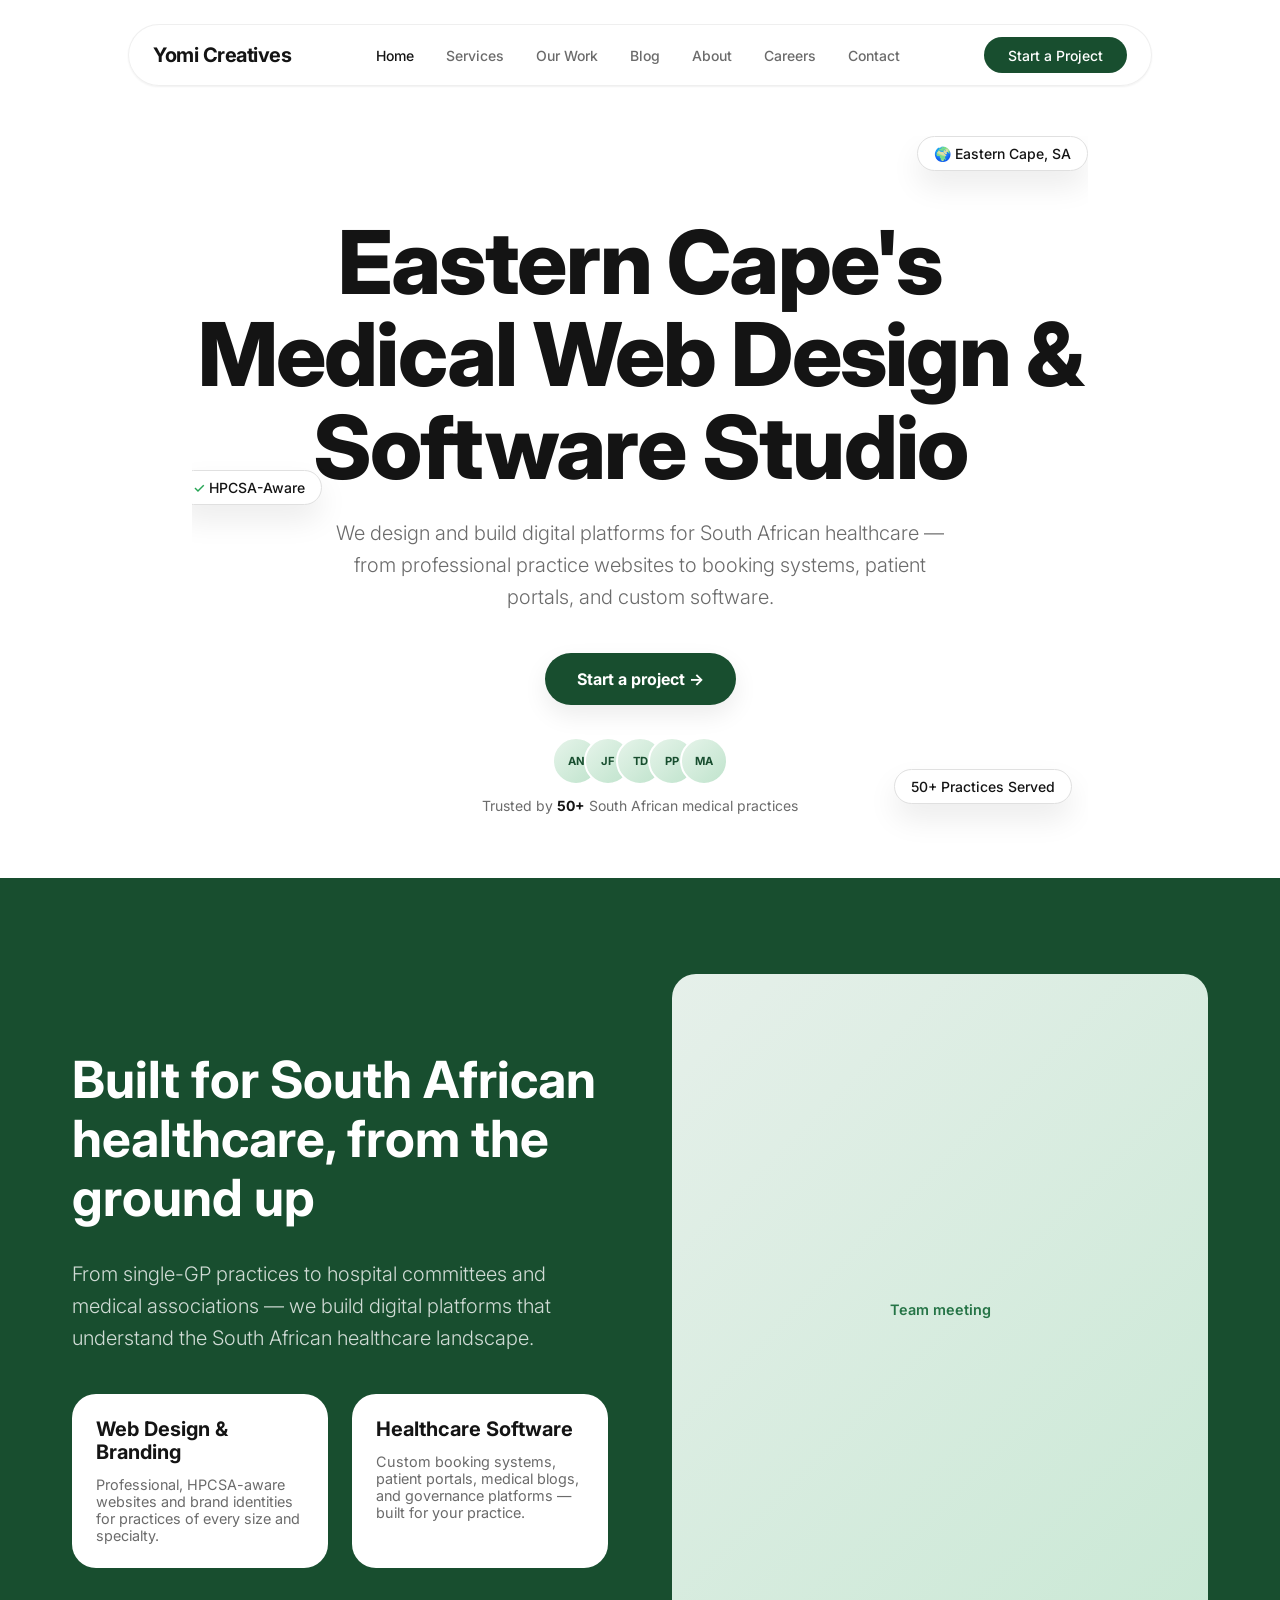
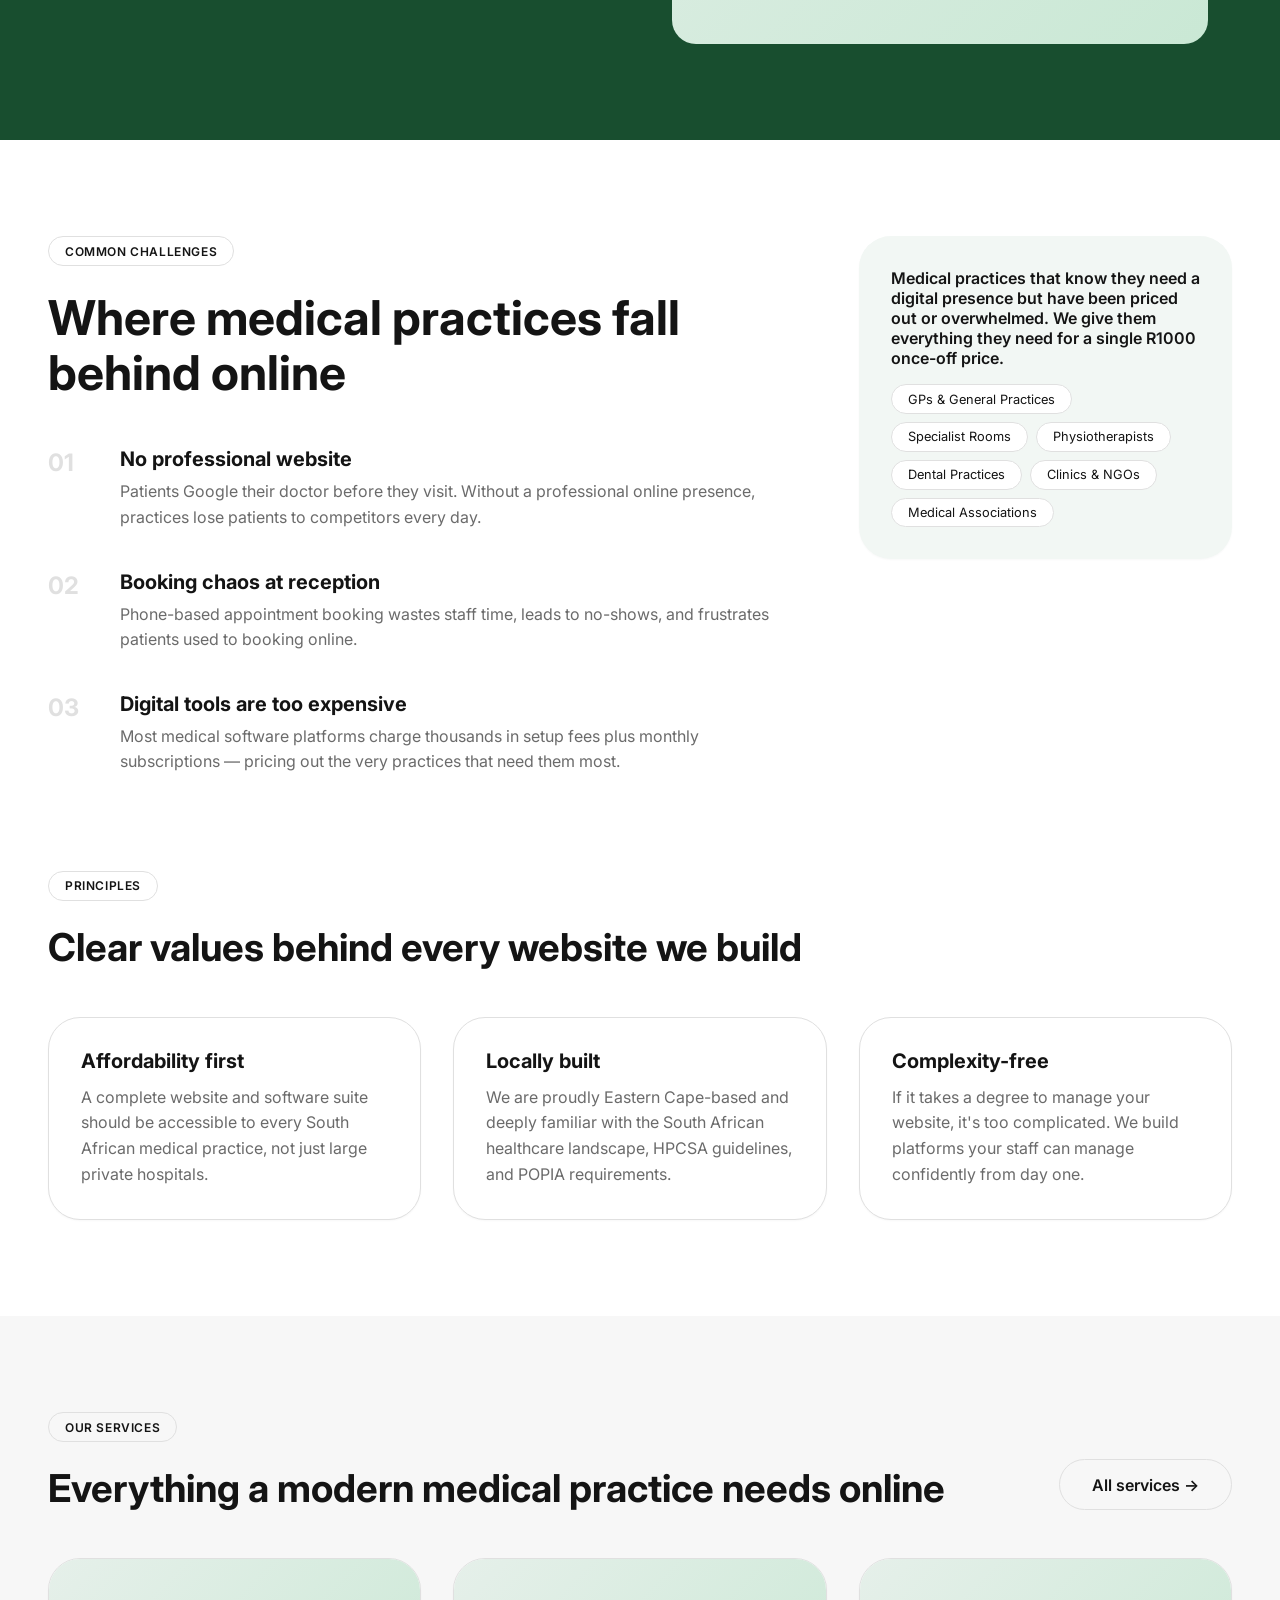
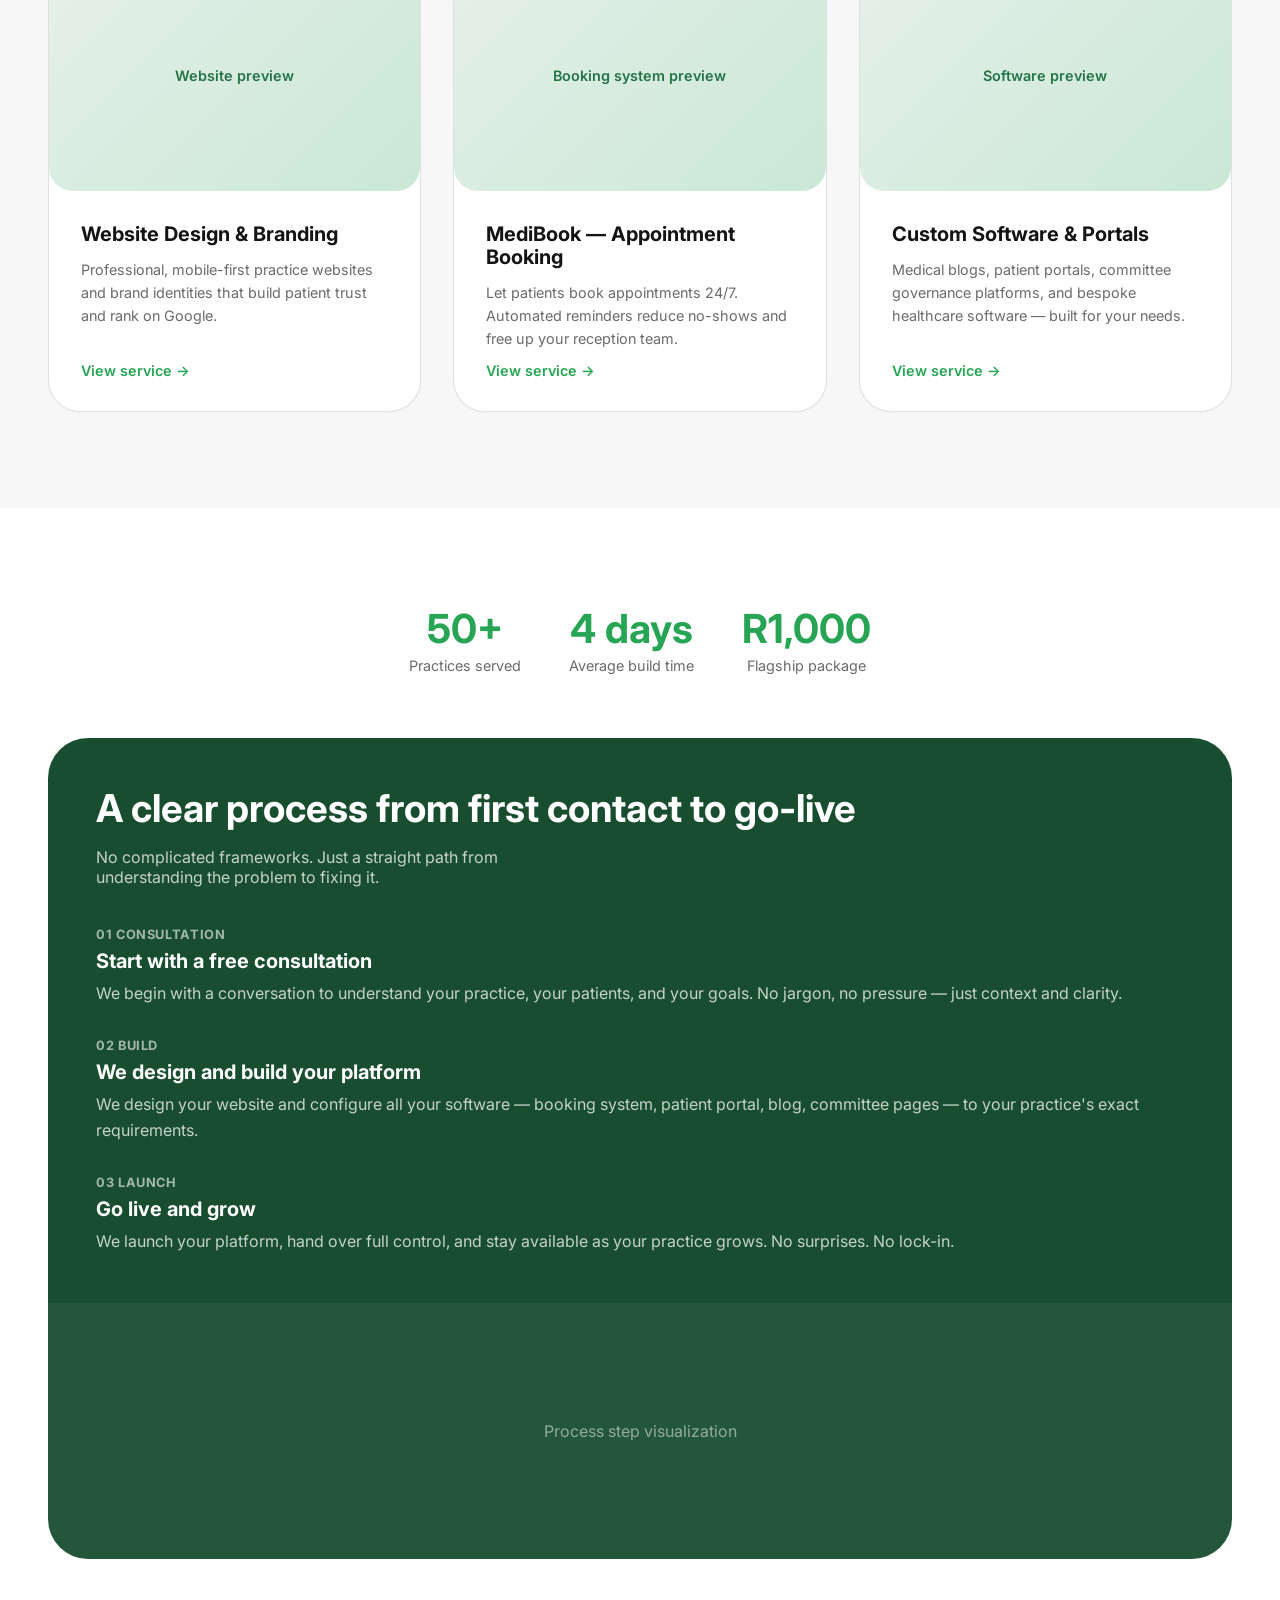
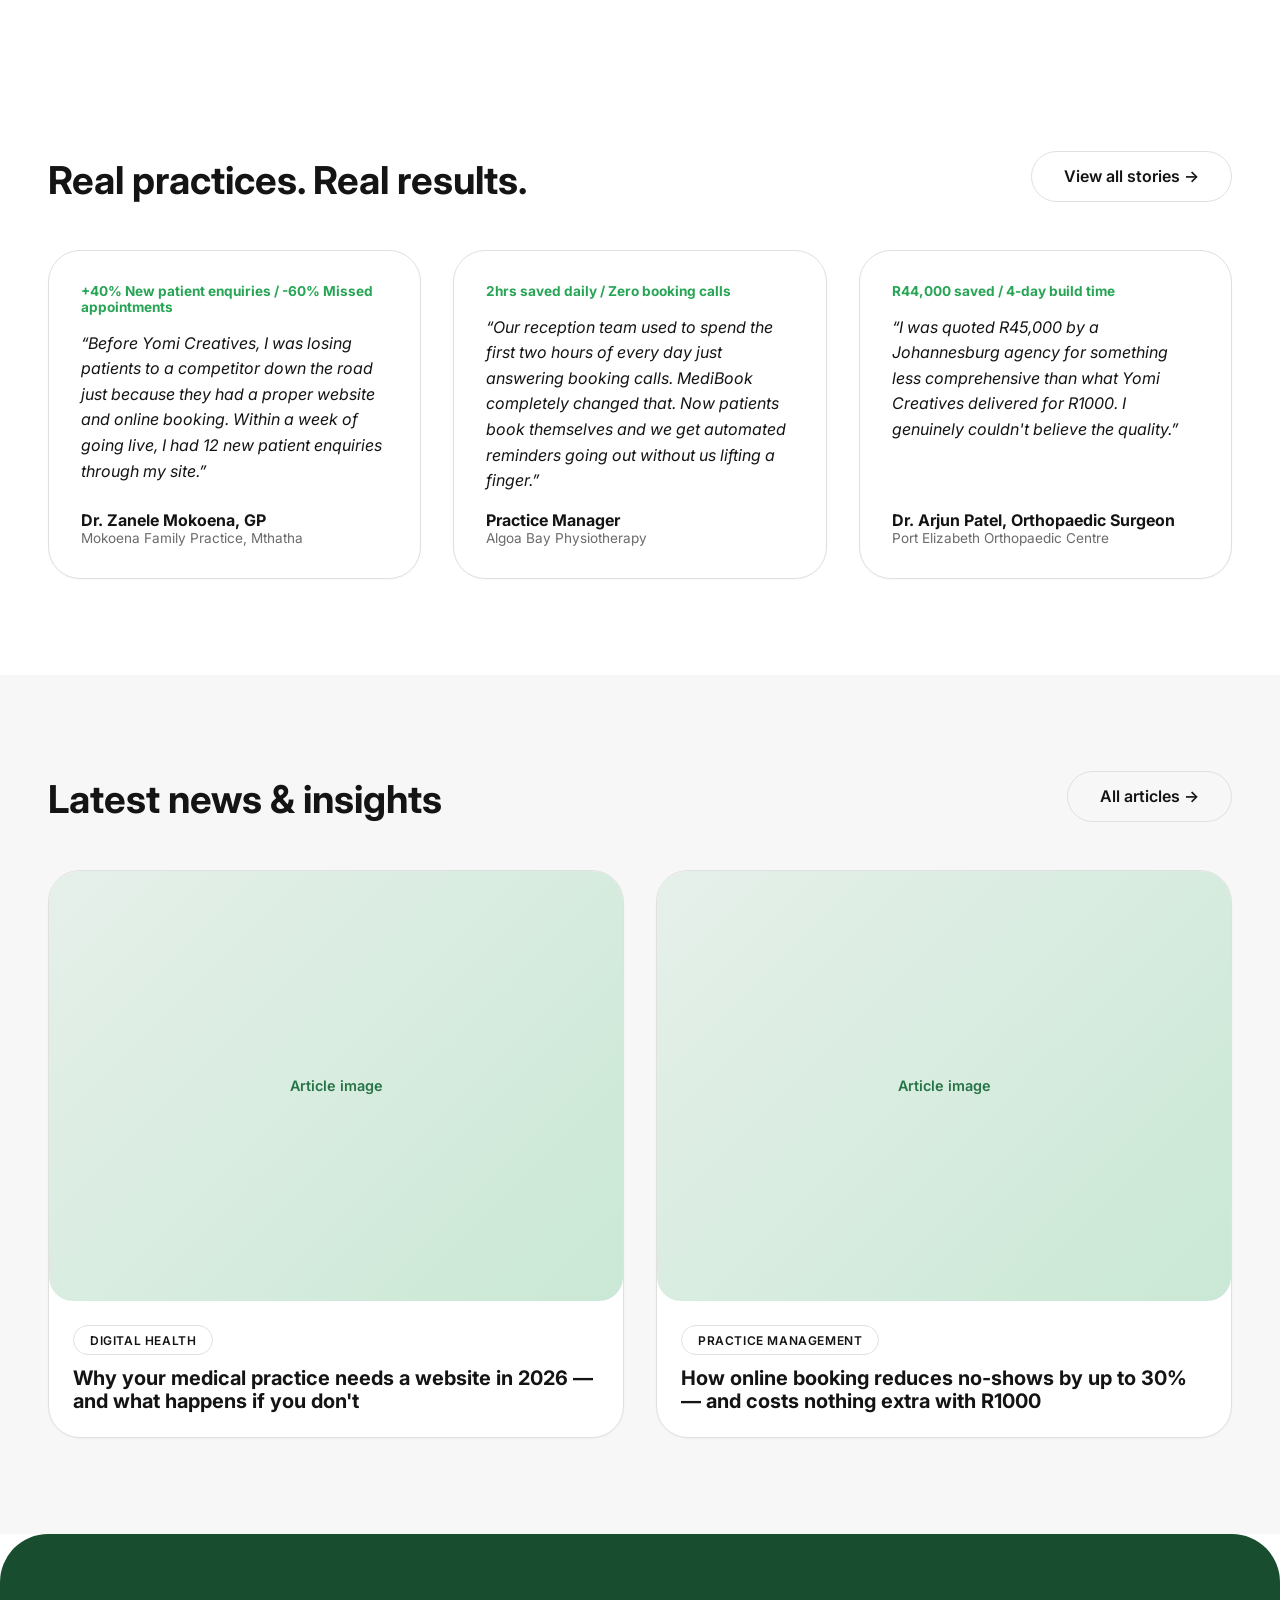
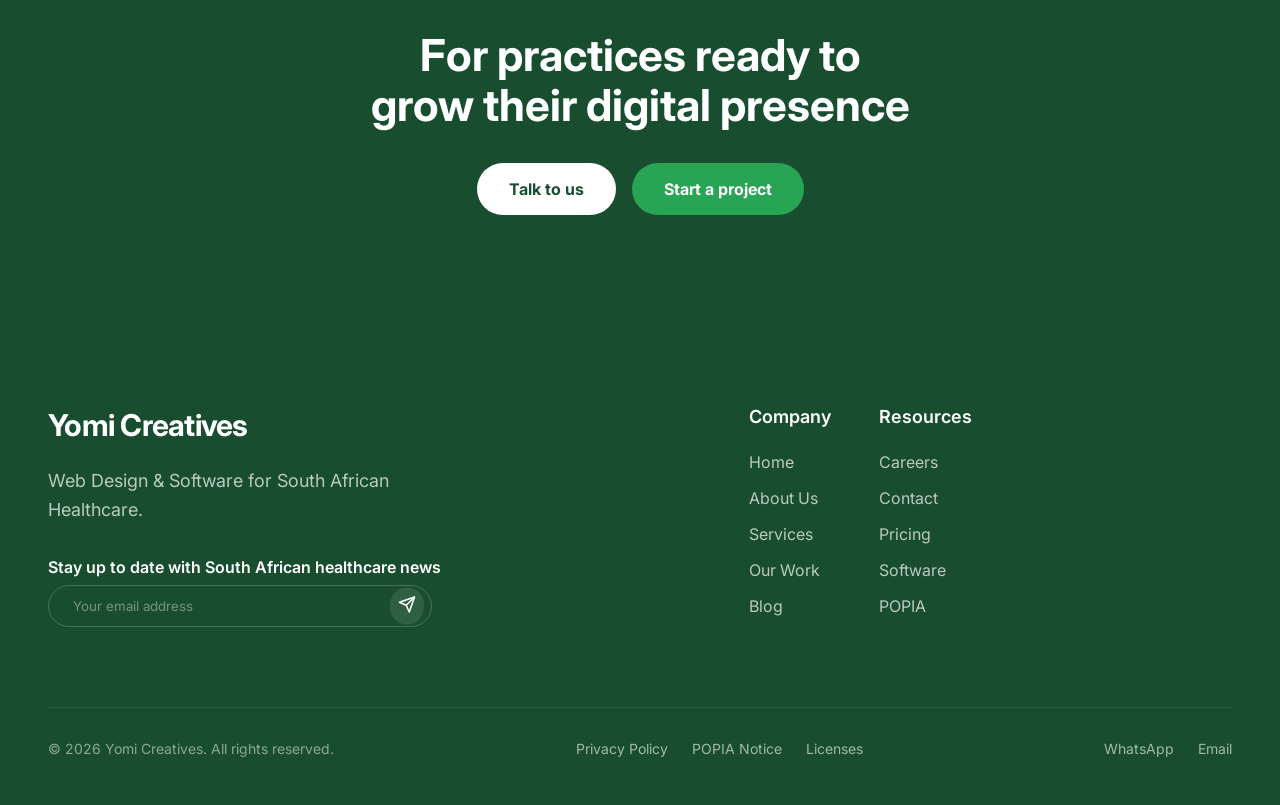
<file: index.html>
<!DOCTYPE html>
<html lang="en">
<head>
<meta charset="UTF-8">
<meta name="viewport" content="width=device-width, initial-scale=1.0">
<title>People Work™ — Yomi Creatives | Web Design & Software for SA Healthcare</title>
<meta name="description" content="Yomi Creatives — Eastern Cape's medical web design & software studio. Professional, HPCSA-aware websites and MediBook appointment booking for R1000 once-off.">
<link rel="icon" type="image/svg+xml" href="favicon.svg">
<link rel="preconnect" href="https://fonts.googleapis.com">
<link rel="preconnect" href="https://fonts.gstatic.com" crossorigin>
<link href="https://fonts.googleapis.com/css2?family=Inter:wght@400;500;600;700;800&display=swap" rel="stylesheet">
<link rel="stylesheet" href="styles.css">

</head>
<body>
<div style="display:flex;flex-direction:column;min-height:100vh">

  <header class="site-header">
    <div class="site-header-inner">
      <a href="index.html" class="logo">Yomi Creatives</a>
      <nav class="nav-desktop">
        <a href="index.html" class="active">Home</a>
<a href="services.html" class="">Services</a>
<a href="clients.html" class="">Our Work</a>
<a href="blog.html" class="">Blog</a>
<a href="about.html" class="">About</a>
<a href="careers.html" class="">Careers</a>
<a href="contact.html" class="">Contact</a>
      </nav>
      <div class="nav-cta">
        <a href="contact.html">Start a Project</a>
      </div>
      <button class="menu-btn" aria-label="Menu">
        <svg class="icon-open" xmlns="http://www.w3.org/2000/svg" width="24" height="24" viewBox="0 0 24 24" fill="none" stroke="currentColor" stroke-width="2" stroke-linecap="round" stroke-linejoin="round"><line x1="4" x2="20" y1="12" y2="12"/><line x1="4" x2="20" y1="6" y2="6"/><line x1="4" x2="20" y1="18" y2="18"/></svg>
        <svg class="icon-close" style="display:none" xmlns="http://www.w3.org/2000/svg" width="24" height="24" viewBox="0 0 24 24" fill="none" stroke="currentColor" stroke-width="2" stroke-linecap="round" stroke-linejoin="round"><line x1="18" y1="6" x2="6" y2="18"/><line x1="6" y1="6" x2="18" y2="18"/></svg>
      </button>
    </div>
  </header>
  <div class="mobile-menu">
    <a href="index.html" class="active">Home</a>
<a href="services.html" class="">Services</a>
<a href="clients.html" class="">Our Work</a>
<a href="blog.html" class="">Blog</a>
<a href="about.html" class="">About</a>
<a href="careers.html" class="">Careers</a>
<a href="contact.html" class="">Contact</a>
    <a href="contact.html" class="nav-cta-mobile">Start a Project</a>
  </div>

<main>

<div class="wrap" style="display:flex;flex-direction:column;gap:6rem;padding-bottom:0">

<!-- HERO -->
<section style="position:relative;padding:5rem 0 4rem;display:flex;flex-direction:column;align-items:center;text-align:center;max-width:64rem;margin:2.5rem auto 0;overflow:hidden">
  <div class="floating-badge" style="top:0;right:0">🌍 Eastern Cape, SA</div>
  <div class="floating-badge" style="top:45%;left:-1rem"><span style="color:hsl(var(--accent))">✓</span>&nbsp;HPCSA-Aware</div>
  <div class="floating-badge" style="bottom:10%;right:1rem">50+ Practices Served</div>
  <h1 style="font-size:clamp(2.5rem,7vw,5.5rem);font-weight:800;letter-spacing:-.02em;max-width:56rem;line-height:1.05;margin-bottom:1.5rem">
    Eastern Cape's Medical Web Design &amp; Software Studio
  </h1>
  <p style="font-size:1.25rem;color:hsl(var(--muted-foreground));max-width:40rem;margin:0 auto 2.5rem;line-height:1.6;font-weight:300">
    We design and build digital platforms for South African healthcare — from professional practice websites to booking systems, patient portals, and custom software.
  </p>
  <div style="display:flex;flex-direction:column;align-items:center;gap:2rem">
    <a href="https://wa.me/27635355557?text=Hi%20Yomi%20Creatives%2C%20I%20would%20like%20to%20start%20a%20project." target="_blank" rel="noopener" class="btn-primary">Start a project &rarr;</a>
    <div style="display:flex;flex-direction:column;align-items:center;gap:.75rem">
      <div style="display:flex;margin-left:1rem">
        <div style="width:3rem;height:3rem;border-radius:9999px;border:2px solid #fff;margin-left:-1rem;background:linear-gradient(135deg,#e6f4ea,#bfe3cc);display:flex;align-items:center;justify-content:center;font-size:.7rem;font-weight:700;color:hsl(var(--primary))">AN</div><div style="width:3rem;height:3rem;border-radius:9999px;border:2px solid #fff;margin-left:-1rem;background:linear-gradient(135deg,#e6f4ea,#bfe3cc);display:flex;align-items:center;justify-content:center;font-size:.7rem;font-weight:700;color:hsl(var(--primary))">JF</div><div style="width:3rem;height:3rem;border-radius:9999px;border:2px solid #fff;margin-left:-1rem;background:linear-gradient(135deg,#e6f4ea,#bfe3cc);display:flex;align-items:center;justify-content:center;font-size:.7rem;font-weight:700;color:hsl(var(--primary))">TD</div><div style="width:3rem;height:3rem;border-radius:9999px;border:2px solid #fff;margin-left:-1rem;background:linear-gradient(135deg,#e6f4ea,#bfe3cc);display:flex;align-items:center;justify-content:center;font-size:.7rem;font-weight:700;color:hsl(var(--primary))">PP</div><div style="width:3rem;height:3rem;border-radius:9999px;border:2px solid #fff;margin-left:-1rem;background:linear-gradient(135deg,#e6f4ea,#bfe3cc);display:flex;align-items:center;justify-content:center;font-size:.7rem;font-weight:700;color:hsl(var(--primary))">MA</div>
      </div>
      <p style="font-size:.875rem;color:hsl(var(--muted-foreground))">Trusted by <span style="font-weight:700;color:hsl(var(--foreground))">50+</span> South African medical practices</p>
    </div>
  </div>
</section>

</div>

<!-- BUILT FOR SA -->
<section style="background:hsl(var(--primary));color:#fff;padding:6rem 1.5rem;width:100%">
  <div class="wrap grid-2" style="align-items:center">
    <div>
      <h2 style="font-size:clamp(2rem,4vw,3.25rem);font-weight:700;margin-bottom:2rem;line-height:1.15">Built for South African healthcare, from the ground up</h2>
      <p style="font-size:1.25rem;color:rgba(255,255,255,.8);margin-bottom:2.5rem;font-weight:300;line-height:1.6">From single-GP practices to hospital committees and medical associations — we build digital platforms that understand the South African healthcare landscape.</p>
      <div style="display:grid;grid-template-columns:1fr 1fr;gap:1.5rem">
        <div style="background:#fff;color:hsl(var(--foreground));padding:1.5rem;border-radius:1.5rem">
          <h3 style="font-size:1.25rem;font-weight:700;margin-bottom:.75rem">Web Design &amp; Branding</h3>
          <p style="color:hsl(var(--muted-foreground));font-size:.9rem">Professional, HPCSA-aware websites and brand identities for practices of every size and specialty.</p>
        </div>
        <div style="background:#fff;color:hsl(var(--foreground));padding:1.5rem;border-radius:1.5rem">
          <h3 style="font-size:1.25rem;font-weight:700;margin-bottom:.75rem">Healthcare Software</h3>
          <p style="color:hsl(var(--muted-foreground));font-size:.9rem">Custom booking systems, patient portals, medical blogs, and governance platforms — built for your practice.</p>
        </div>
      </div>
    </div>
    <div class="placeholder-img " style="aspect-ratio:4/5;border-radius:1.5rem">Team meeting</div>
  </div>
</section>

<!-- CHALLENGES -->
<section class="section">
  <div class="grid-2" style="grid-template-columns:2fr 1fr;gap:4rem">
    <div>
      <span class="pill">common challenges</span>
      <h2 style="font-size:clamp(2rem,4vw,3rem);font-weight:700;margin-bottom:3rem">Where medical practices fall behind online</h2>
      <div style="display:flex;flex-direction:column;gap:2.5rem">
        
        <div style="display:flex;gap:1.5rem;align-items:flex-start">
          <div style="font-size:1.5rem;font-weight:700;color:hsl(var(--border));min-width:3rem">01</div>
          <div>
            <h3 style="font-size:1.25rem;font-weight:700;margin-bottom:.5rem">No professional website</h3>
            <p style="color:hsl(var(--muted-foreground));line-height:1.6">Patients Google their doctor before they visit. Without a professional online presence, practices lose patients to competitors every day.</p>
          </div>
        </div>
        <div style="display:flex;gap:1.5rem;align-items:flex-start">
          <div style="font-size:1.5rem;font-weight:700;color:hsl(var(--border));min-width:3rem">02</div>
          <div>
            <h3 style="font-size:1.25rem;font-weight:700;margin-bottom:.5rem">Booking chaos at reception</h3>
            <p style="color:hsl(var(--muted-foreground));line-height:1.6">Phone-based appointment booking wastes staff time, leads to no-shows, and frustrates patients used to booking online.</p>
          </div>
        </div>
        <div style="display:flex;gap:1.5rem;align-items:flex-start">
          <div style="font-size:1.5rem;font-weight:700;color:hsl(var(--border));min-width:3rem">03</div>
          <div>
            <h3 style="font-size:1.25rem;font-weight:700;margin-bottom:.5rem">Digital tools are too expensive</h3>
            <p style="color:hsl(var(--muted-foreground));line-height:1.6">Most medical software platforms charge thousands in setup fees plus monthly subscriptions — pricing out the very practices that need them most.</p>
          </div>
        </div>
      </div>
    </div>
    <div class="card" style="padding:2rem;background:hsl(var(--secondary));border:none;height:fit-content">
      <p style="font-weight:600;margin-bottom:1rem">Medical practices that know they need a digital presence but have been priced out or overwhelmed. We give them everything they need for a single R1000 once-off price.</p>
      <div style="display:flex;flex-wrap:wrap;gap:.5rem">
        <span style="background:#fff;border:1px solid hsl(var(--border));padding:.4rem 1rem;border-radius:9999px;font-size:.8rem">GPs & General Practices</span><span style="background:#fff;border:1px solid hsl(var(--border));padding:.4rem 1rem;border-radius:9999px;font-size:.8rem">Specialist Rooms</span><span style="background:#fff;border:1px solid hsl(var(--border));padding:.4rem 1rem;border-radius:9999px;font-size:.8rem">Physiotherapists</span><span style="background:#fff;border:1px solid hsl(var(--border));padding:.4rem 1rem;border-radius:9999px;font-size:.8rem">Dental Practices</span><span style="background:#fff;border:1px solid hsl(var(--border));padding:.4rem 1rem;border-radius:9999px;font-size:.8rem">Clinics & NGOs</span><span style="background:#fff;border:1px solid hsl(var(--border));padding:.4rem 1rem;border-radius:9999px;font-size:.8rem">Medical Associations</span>
      </div>
    </div>
  </div>
</section>

<!-- PRINCIPLES -->
<section class="section" style="padding-top:0">
  <span class="pill">Principles</span>
  <h2 style="font-size:clamp(1.75rem,3vw,2.5rem);font-weight:700;margin-bottom:3rem">Clear values behind every website we build</h2>
  <div class="grid-3">
    
    <div class="card" style="padding:2rem">
      <h3 style="font-size:1.25rem;font-weight:700;margin-bottom:.75rem">Affordability first</h3>
      <p style="color:hsl(var(--muted-foreground));line-height:1.6">A complete website and software suite should be accessible to every South African medical practice, not just large private hospitals.</p>
    </div>
    <div class="card" style="padding:2rem">
      <h3 style="font-size:1.25rem;font-weight:700;margin-bottom:.75rem">Locally built</h3>
      <p style="color:hsl(var(--muted-foreground));line-height:1.6">We are proudly Eastern Cape-based and deeply familiar with the South African healthcare landscape, HPCSA guidelines, and POPIA requirements.</p>
    </div>
    <div class="card" style="padding:2rem">
      <h3 style="font-size:1.25rem;font-weight:700;margin-bottom:.75rem">Complexity-free</h3>
      <p style="color:hsl(var(--muted-foreground));line-height:1.6">If it takes a degree to manage your website, it's too complicated. We build platforms your staff can manage confidently from day one.</p>
    </div>
  </div>
</section>

<!-- SERVICES -->
<section class="section" style="background:hsl(var(--muted))">
  <div style="display:flex;justify-content:space-between;align-items:flex-end;margin-bottom:3rem;flex-wrap:wrap;gap:1.5rem">
    <div>
      <span class="pill">Our Services</span>
      <h2 style="font-size:clamp(1.75rem,3vw,2.5rem);font-weight:700">Everything a modern medical practice needs online</h2>
    </div>
    <a href="services.html" class="btn-outline">All services &rarr;</a>
  </div>
  <div class="grid-3">
    
    <div class="card" style="display:flex;flex-direction:column">
      <div class="placeholder-img " style="aspect-ratio:16/10;border-radius:1.5rem">Website preview</div>
      <div style="padding:2rem;display:flex;flex-direction:column;gap:.75rem;flex:1">
        <h3 style="font-size:1.25rem;font-weight:700">Website Design & Branding</h3>
        <p style="color:hsl(var(--muted-foreground));font-size:.9rem;line-height:1.6;flex:1">Professional, mobile-first practice websites and brand identities that build patient trust and rank on Google.</p>
        <a href="services.html" style="font-weight:600;font-size:.9rem;color:hsl(var(--accent))">View service &rarr;</a>
      </div>
    </div>
    <div class="card" style="display:flex;flex-direction:column">
      <div class="placeholder-img " style="aspect-ratio:16/10;border-radius:1.5rem">Booking system preview</div>
      <div style="padding:2rem;display:flex;flex-direction:column;gap:.75rem;flex:1">
        <h3 style="font-size:1.25rem;font-weight:700">MediBook — Appointment Booking</h3>
        <p style="color:hsl(var(--muted-foreground));font-size:.9rem;line-height:1.6;flex:1">Let patients book appointments 24/7. Automated reminders reduce no-shows and free up your reception team.</p>
        <a href="services.html" style="font-weight:600;font-size:.9rem;color:hsl(var(--accent))">View service &rarr;</a>
      </div>
    </div>
    <div class="card" style="display:flex;flex-direction:column">
      <div class="placeholder-img " style="aspect-ratio:16/10;border-radius:1.5rem">Software preview</div>
      <div style="padding:2rem;display:flex;flex-direction:column;gap:.75rem;flex:1">
        <h3 style="font-size:1.25rem;font-weight:700">Custom Software & Portals</h3>
        <p style="color:hsl(var(--muted-foreground));font-size:.9rem;line-height:1.6;flex:1">Medical blogs, patient portals, committee governance platforms, and bespoke healthcare software — built for your needs.</p>
        <a href="services.html" style="font-weight:600;font-size:.9rem;color:hsl(var(--accent))">View service &rarr;</a>
      </div>
    </div>
  </div>
</section>

<!-- STATS + PROCESS -->
<section class="section">
  <div style="display:flex;gap:3rem;flex-wrap:wrap;margin-bottom:4rem;justify-content:center">
    <div class="stat-block"><div class="stat-num">50+</div><div class="stat-label">Practices served</div></div>
    <div class="stat-block"><div class="stat-num">4 days</div><div class="stat-label">Average build time</div></div>
    <div class="stat-block"><div class="stat-num">R1,000</div><div class="stat-label">Flagship package</div></div>
  </div>
  <div style="background:hsl(var(--primary));color:#fff;border-radius:2.5rem;overflow:hidden;display:flex;flex-direction:column;min-height:32rem">
    <div style="padding:3rem;flex:1">
      <h2 style="font-size:clamp(1.75rem,3vw,2.5rem);font-weight:700;margin-bottom:1rem">A clear process from first contact to go-live</h2>
      <p style="color:rgba(255,255,255,.75);margin-bottom:2.5rem;max-width:32rem">No complicated frameworks. Just a straight path from understanding the problem to fixing it.</p>
      <div style="display:flex;flex-direction:column;gap:2rem">
        
        <div>
          <p style="font-weight:700;text-transform:uppercase;letter-spacing:.05em;font-size:.8rem;color:rgba(255,255,255,.6);margin-bottom:.5rem">01 Consultation</p>
          <h3 style="font-size:1.25rem;font-weight:700;margin-bottom:.5rem">Start with a free consultation</h3>
          <p style="color:rgba(255,255,255,.75);line-height:1.6">We begin with a conversation to understand your practice, your patients, and your goals. No jargon, no pressure — just context and clarity.</p>
        </div>
        <div>
          <p style="font-weight:700;text-transform:uppercase;letter-spacing:.05em;font-size:.8rem;color:rgba(255,255,255,.6);margin-bottom:.5rem">02 Build</p>
          <h3 style="font-size:1.25rem;font-weight:700;margin-bottom:.5rem">We design and build your platform</h3>
          <p style="color:rgba(255,255,255,.75);line-height:1.6">We design your website and configure all your software — booking system, patient portal, blog, committee pages — to your practice's exact requirements.</p>
        </div>
        <div>
          <p style="font-weight:700;text-transform:uppercase;letter-spacing:.05em;font-size:.8rem;color:rgba(255,255,255,.6);margin-bottom:.5rem">03 Launch</p>
          <h3 style="font-size:1.25rem;font-weight:700;margin-bottom:.5rem">Go live and grow</h3>
          <p style="color:rgba(255,255,255,.75);line-height:1.6">We launch your platform, hand over full control, and stay available as your practice grows. No surprises. No lock-in.</p>
        </div>
      </div>
    </div>
    <div style="background:rgba(255,255,255,.05);min-height:16rem;display:flex;align-items:center;justify-content:center;color:rgba(255,255,255,.5)">Process step visualization</div>
  </div>
</section>

<!-- TESTIMONIALS -->
<section class="section">
  <div style="display:flex;justify-content:space-between;align-items:flex-end;margin-bottom:3rem;flex-wrap:wrap;gap:1.5rem">
    <h2 style="font-size:clamp(1.75rem,3vw,2.5rem);font-weight:700">Real practices. Real results.</h2>
    <a href="clients.html" class="btn-outline">View all stories &rarr;</a>
  </div>
  <div class="grid-3">
    
    <div class="card" style="padding:2rem;display:flex;flex-direction:column;gap:1rem">
      <p style="font-size:.85rem;font-weight:700;color:hsl(var(--accent))">+40% New patient enquiries / -60% Missed appointments</p>
      <p style="font-style:italic;line-height:1.6;flex:1">&ldquo;Before Yomi Creatives, I was losing patients to a competitor down the road just because they had a proper website and online booking. Within a week of going live, I had 12 new patient enquiries through my site.&rdquo;</p>
      <div>
        <p style="font-weight:700">Dr. Zanele Mokoena, GP</p>
        <p style="color:hsl(var(--muted-foreground));font-size:.85rem">Mokoena Family Practice, Mthatha</p>
      </div>
    </div>
    <div class="card" style="padding:2rem;display:flex;flex-direction:column;gap:1rem">
      <p style="font-size:.85rem;font-weight:700;color:hsl(var(--accent))">2hrs saved daily / Zero booking calls</p>
      <p style="font-style:italic;line-height:1.6;flex:1">&ldquo;Our reception team used to spend the first two hours of every day just answering booking calls. MediBook completely changed that. Now patients book themselves and we get automated reminders going out without us lifting a finger.&rdquo;</p>
      <div>
        <p style="font-weight:700">Practice Manager</p>
        <p style="color:hsl(var(--muted-foreground));font-size:.85rem">Algoa Bay Physiotherapy</p>
      </div>
    </div>
    <div class="card" style="padding:2rem;display:flex;flex-direction:column;gap:1rem">
      <p style="font-size:.85rem;font-weight:700;color:hsl(var(--accent))">R44,000 saved / 4-day build time</p>
      <p style="font-style:italic;line-height:1.6;flex:1">&ldquo;I was quoted R45,000 by a Johannesburg agency for something less comprehensive than what Yomi Creatives delivered for R1000. I genuinely couldn't believe the quality.&rdquo;</p>
      <div>
        <p style="font-weight:700">Dr. Arjun Patel, Orthopaedic Surgeon</p>
        <p style="color:hsl(var(--muted-foreground));font-size:.85rem">Port Elizabeth Orthopaedic Centre</p>
      </div>
    </div>
  </div>
</section>

<!-- BLOG PREVIEW -->
<section class="section" style="background:hsl(var(--muted))">
  <div style="display:flex;justify-content:space-between;align-items:flex-end;margin-bottom:3rem;flex-wrap:wrap;gap:1.5rem">
    <h2 style="font-size:clamp(1.75rem,3vw,2.5rem);font-weight:700">Latest news &amp; insights</h2>
    <a href="blog.html" class="btn-outline">All articles &rarr;</a>
  </div>
  <div class="grid-3" style="grid-template-columns:repeat(2,1fr)">
    
    <a href="blog/medical-practice-website-2026.html" class="card" style="display:block">
      <div class="placeholder-img " style="aspect-ratio:4/3;border-radius:1.5rem">Article image</div>
      <div style="padding:1.5rem">
        <p class="pill" style="margin-bottom:.75rem">Digital Health</p>
        <h3 style="font-size:1.25rem;font-weight:700">Why your medical practice needs a website in 2026 — and what happens if you don't</h3>
      </div>
    </a>
    <a href="blog/online-booking-reduces-no-shows.html" class="card" style="display:block">
      <div class="placeholder-img " style="aspect-ratio:4/3;border-radius:1.5rem">Article image</div>
      <div style="padding:1.5rem">
        <p class="pill" style="margin-bottom:.75rem">Practice Management</p>
        <h3 style="font-size:1.25rem;font-weight:700">How online booking reduces no-shows by up to 30% — and costs nothing extra with R1000</h3>
      </div>
    </a>
  </div>
</section>

<!-- FINAL CTA -->
<section style="background:hsl(var(--primary));color:#fff;padding:6rem 1.5rem;text-align:center;width:100%;border-radius:3rem 3rem 0 0">
  <div class="wrap" style="max-width:40rem">
    <h2 style="font-size:clamp(2rem,4vw,2.75rem);font-weight:700;margin-bottom:1rem">For practices ready to grow their digital presence</h2>
    <div style="display:flex;gap:1rem;justify-content:center;flex-wrap:wrap;margin-top:2rem">
      <a href="https://wa.me/27635355557?text=Hi%20Yomi%20Creatives%2C%20I%20would%20like%20to%20talk%20about%20my%20practice." target="_blank" rel="noopener" class="btn-white">Talk to us</a>
      <a href="https://wa.me/27635355557?text=Hi%20Yomi%20Creatives%2C%20I%20would%20like%20to%20start%20a%20project." target="_blank" rel="noopener" class="btn-accent">Start a project</a>
    </div>
  </div>
</section>

</main>

  <footer class="site-footer">
    <div class="footer-inner">
      <div class="footer-grid">
        <div class="footer-col-5">
          <div>
            <div class="footer-brand">Yomi Creatives</div>
            <p class="footer-tagline">Web Design &amp; Software for South African Healthcare.</p>
          </div>
          <div>
            <p style="font-weight:600;margin-bottom:.5rem">Stay up to date with South African healthcare news</p>
            <form class="newsletter-form" action="mailto:yomicreatives@gmail.com" method="get">
              <input type="email" name="body" placeholder="Your email address" required />
              <button type="submit" aria-label="Subscribe">
                <svg xmlns="http://www.w3.org/2000/svg" width="18" height="18" viewBox="0 0 24 24" fill="none" stroke="currentColor" stroke-width="2" stroke-linecap="round" stroke-linejoin="round"><path d="m22 2-7 20-4-9-9-4Z"/><path d="M22 2 11 13"/></svg>
              </button>
            </form>
          </div>
        </div>
        <div class="footer-col-2 start8">
          <h4 class="footer-h4">Company</h4>
          <ul class="footer-links">
            <li><a href="index.html">Home</a></li>
            <li><a href="about.html">About Us</a></li>
            <li><a href="services.html">Services</a></li>
            <li><a href="clients.html">Our Work</a></li>
            <li><a href="blog.html">Blog</a></li>
          </ul>
        </div>
        <div class="footer-col-2">
          <h4 class="footer-h4">Resources</h4>
          <ul class="footer-links">
            <li><a href="careers.html">Careers</a></li>
            <li><a href="contact.html">Contact</a></li>
            <li><a href="comingsoon.html">Pricing</a></li>
            <li><a href="comingsoon.html">Software</a></li>
            <li><a href="comingsoon.html">POPIA</a></li>
          </ul>
        </div>
      </div>
      <div class="footer-rule"></div>
      <div class="footer-bottom">
        <p class="footer-copy">&copy; 2026 Yomi Creatives. All rights reserved.</p>
        <div class="footer-legal">
          <a href="comingsoon.html">Privacy Policy</a>
          <a href="comingsoon.html">POPIA Notice</a>
          <a href="comingsoon.html">Licenses</a>
        </div>
        <div class="footer-legal">
          <a href="https://wa.me/27635355557" target="_blank" rel="noopener" aria-label="WhatsApp">WhatsApp</a>
          <a href="mailto:yomicreatives@gmail.com" aria-label="Email">Email</a>
        </div>
      </div>
    </div>
  </footer>

</div>
<script src="script.js"></script>
</body>
</html>
</file>
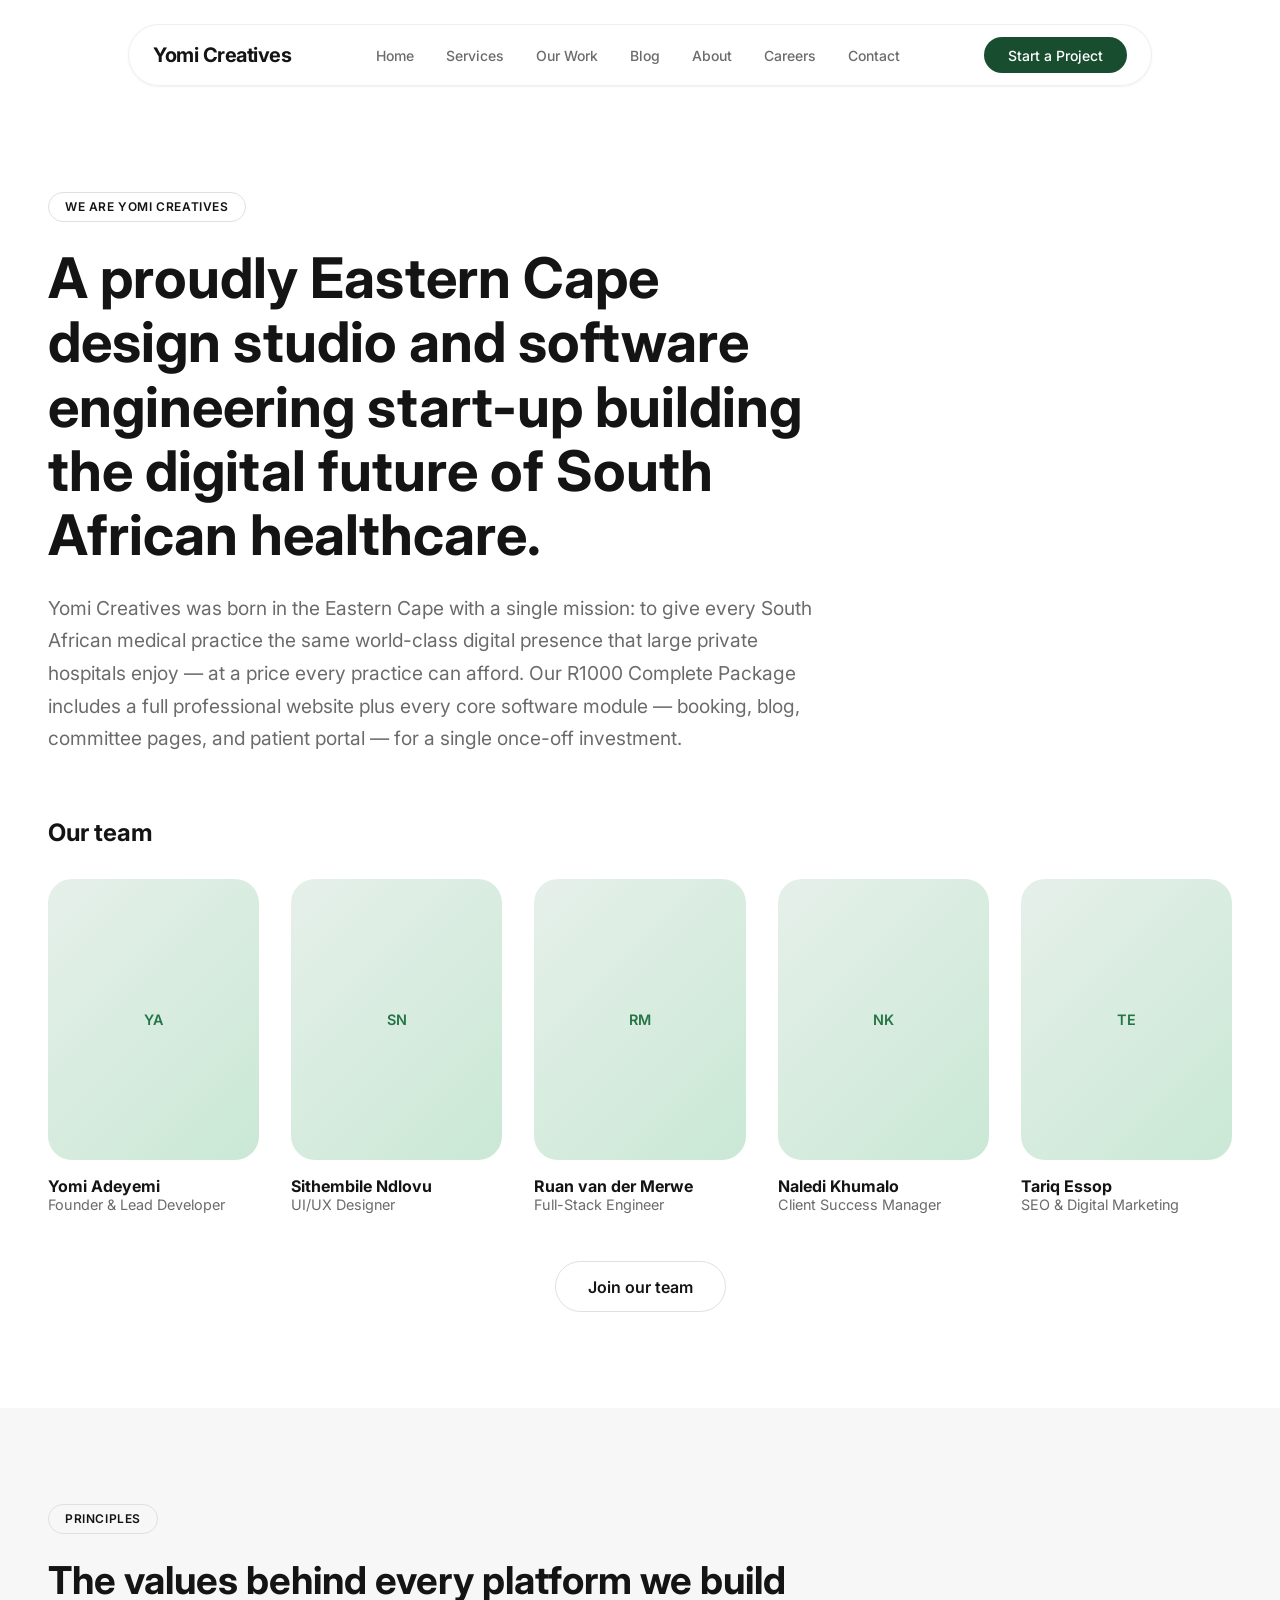
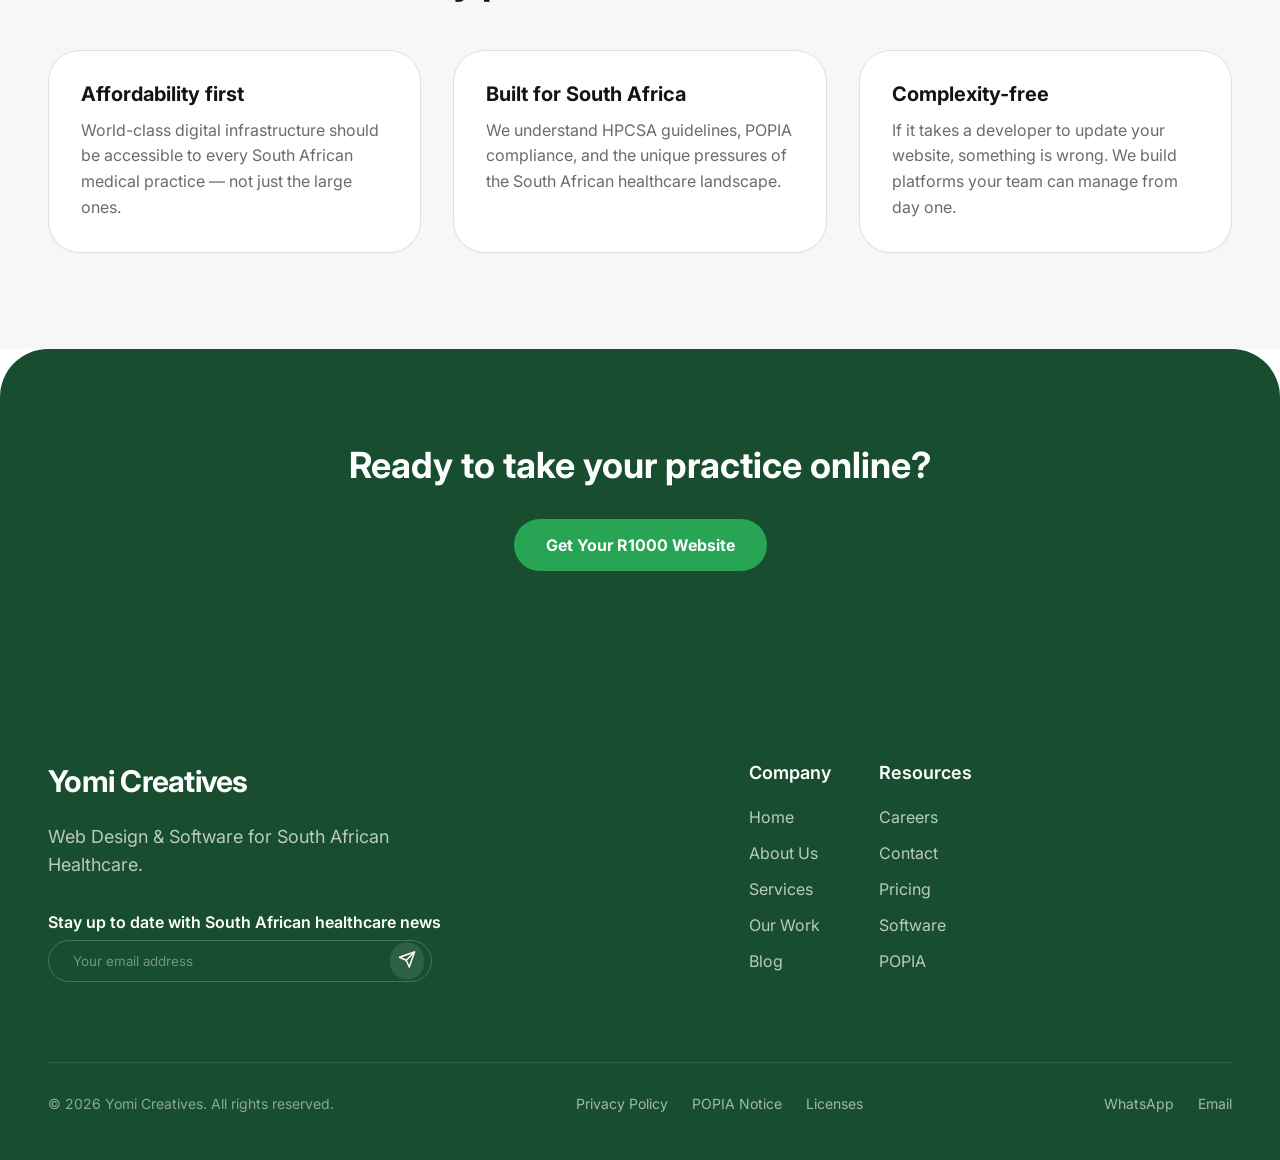
<file: about.html>
<!DOCTYPE html>
<html lang="en">
<head>
<meta charset="UTF-8">
<meta name="viewport" content="width=device-width, initial-scale=1.0">
<title>About Us — Yomi Creatives</title>
<meta name="description" content="We are Yomi Creatives, an Eastern Cape design studio and software engineering start-up building the digital future of South African healthcare.">
<link rel="icon" type="image/svg+xml" href="favicon.svg">
<link rel="preconnect" href="https://fonts.googleapis.com">
<link rel="preconnect" href="https://fonts.gstatic.com" crossorigin>
<link href="https://fonts.googleapis.com/css2?family=Inter:wght@400;500;600;700;800&display=swap" rel="stylesheet">
<link rel="stylesheet" href="styles.css">

</head>
<body>
<div style="display:flex;flex-direction:column;min-height:100vh">

  <header class="site-header">
    <div class="site-header-inner">
      <a href="index.html" class="logo">Yomi Creatives</a>
      <nav class="nav-desktop">
        <a href="index.html" class="">Home</a>
<a href="services.html" class="">Services</a>
<a href="clients.html" class="">Our Work</a>
<a href="blog.html" class="">Blog</a>
<a href="about.html" class="">About</a>
<a href="careers.html" class="">Careers</a>
<a href="contact.html" class="">Contact</a>
      </nav>
      <div class="nav-cta">
        <a href="contact.html">Start a Project</a>
      </div>
      <button class="menu-btn" aria-label="Menu">
        <svg class="icon-open" xmlns="http://www.w3.org/2000/svg" width="24" height="24" viewBox="0 0 24 24" fill="none" stroke="currentColor" stroke-width="2" stroke-linecap="round" stroke-linejoin="round"><line x1="4" x2="20" y1="12" y2="12"/><line x1="4" x2="20" y1="6" y2="6"/><line x1="4" x2="20" y1="18" y2="18"/></svg>
        <svg class="icon-close" style="display:none" xmlns="http://www.w3.org/2000/svg" width="24" height="24" viewBox="0 0 24 24" fill="none" stroke="currentColor" stroke-width="2" stroke-linecap="round" stroke-linejoin="round"><line x1="18" y1="6" x2="6" y2="18"/><line x1="6" y1="6" x2="18" y2="18"/></svg>
      </button>
    </div>
  </header>
  <div class="mobile-menu">
    <a href="index.html" class="">Home</a>
<a href="services.html" class="">Services</a>
<a href="clients.html" class="">Our Work</a>
<a href="blog.html" class="">Blog</a>
<a href="about.html" class="">About</a>
<a href="careers.html" class="">Careers</a>
<a href="contact.html" class="">Contact</a>
    <a href="contact.html" class="nav-cta-mobile">Start a Project</a>
  </div>

<main>

<div class="section">
  <div style="max-width:48rem;margin-bottom:4rem">
    <span class="pill">We are Yomi Creatives</span>
    <h1 style="font-size:clamp(2.25rem,5vw,3.5rem);font-weight:700;margin-bottom:1.5rem;line-height:1.15">A proudly Eastern Cape design studio and software engineering start-up building the digital future of South African healthcare.</h1>
    <p style="font-size:1.2rem;color:hsl(var(--muted-foreground));line-height:1.7">Yomi Creatives was born in the Eastern Cape with a single mission: to give every South African medical practice the same world-class digital presence that large private hospitals enjoy — at a price every practice can afford. Our R1000 Complete Package includes a full professional website plus every core software module — booking, blog, committee pages, and patient portal — for a single once-off investment.</p>
  </div>

  <h2 style="font-size:1.5rem;font-weight:700;margin-bottom:2rem">Our team</h2>
  <div class="grid-3" style="grid-template-columns:repeat(auto-fit,minmax(11rem,1fr))">
    
    <div>
      <div class="placeholder-img " style="aspect-ratio:3/4;border-radius:1.5rem">YA</div>
      <p style="font-weight:700;margin-top:1rem">Yomi Adeyemi</p>
      <p style="color:hsl(var(--muted-foreground));font-size:.9rem">Founder & Lead Developer</p>
    </div>
    <div>
      <div class="placeholder-img " style="aspect-ratio:3/4;border-radius:1.5rem">SN</div>
      <p style="font-weight:700;margin-top:1rem">Sithembile Ndlovu</p>
      <p style="color:hsl(var(--muted-foreground));font-size:.9rem">UI/UX Designer</p>
    </div>
    <div>
      <div class="placeholder-img " style="aspect-ratio:3/4;border-radius:1.5rem">RM</div>
      <p style="font-weight:700;margin-top:1rem">Ruan van der Merwe</p>
      <p style="color:hsl(var(--muted-foreground));font-size:.9rem">Full-Stack Engineer</p>
    </div>
    <div>
      <div class="placeholder-img " style="aspect-ratio:3/4;border-radius:1.5rem">NK</div>
      <p style="font-weight:700;margin-top:1rem">Naledi Khumalo</p>
      <p style="color:hsl(var(--muted-foreground));font-size:.9rem">Client Success Manager</p>
    </div>
    <div>
      <div class="placeholder-img " style="aspect-ratio:3/4;border-radius:1.5rem">TE</div>
      <p style="font-weight:700;margin-top:1rem">Tariq Essop</p>
      <p style="color:hsl(var(--muted-foreground));font-size:.9rem">SEO & Digital Marketing</p>
    </div>
  </div>

  <div style="text-align:center;margin-top:3rem">
    <a href="careers.html" class="btn-outline">Join our team</a>
  </div>
</div>

<section class="section" style="background:hsl(var(--muted))">
  <span class="pill">Principles</span>
  <h2 style="font-size:clamp(1.75rem,3vw,2.5rem);font-weight:700;margin-bottom:3rem">The values behind every platform we build</h2>
  <div class="grid-3">
    
    <div class="card" style="padding:2rem">
      <h3 style="font-size:1.25rem;font-weight:700;margin-bottom:.75rem">Affordability first</h3>
      <p style="color:hsl(var(--muted-foreground));line-height:1.6">World-class digital infrastructure should be accessible to every South African medical practice — not just the large ones.</p>
    </div>
    <div class="card" style="padding:2rem">
      <h3 style="font-size:1.25rem;font-weight:700;margin-bottom:.75rem">Built for South Africa</h3>
      <p style="color:hsl(var(--muted-foreground));line-height:1.6">We understand HPCSA guidelines, POPIA compliance, and the unique pressures of the South African healthcare landscape.</p>
    </div>
    <div class="card" style="padding:2rem">
      <h3 style="font-size:1.25rem;font-weight:700;margin-bottom:.75rem">Complexity-free</h3>
      <p style="color:hsl(var(--muted-foreground));line-height:1.6">If it takes a developer to update your website, something is wrong. We build platforms your team can manage from day one.</p>
    </div>
  </div>
</section>

<section style="background:hsl(var(--primary));color:#fff;padding:6rem 1.5rem;text-align:center;border-radius:3rem 3rem 0 0">
  <h2 style="font-size:clamp(1.75rem,3vw,2.25rem);font-weight:700;margin-bottom:2rem">Ready to take your practice online?</h2>
  <a href="https://wa.me/27635355557?text=Hi%20Yomi%20Creatives%2C%20I%20would%20like%20to%20get%20the%20R1000%20website." target="_blank" rel="noopener" class="btn-accent">Get Your R1000 Website</a>
</section>

</main>

  <footer class="site-footer">
    <div class="footer-inner">
      <div class="footer-grid">
        <div class="footer-col-5">
          <div>
            <div class="footer-brand">Yomi Creatives</div>
            <p class="footer-tagline">Web Design &amp; Software for South African Healthcare.</p>
          </div>
          <div>
            <p style="font-weight:600;margin-bottom:.5rem">Stay up to date with South African healthcare news</p>
            <form class="newsletter-form" action="mailto:yomicreatives@gmail.com" method="get">
              <input type="email" name="body" placeholder="Your email address" required />
              <button type="submit" aria-label="Subscribe">
                <svg xmlns="http://www.w3.org/2000/svg" width="18" height="18" viewBox="0 0 24 24" fill="none" stroke="currentColor" stroke-width="2" stroke-linecap="round" stroke-linejoin="round"><path d="m22 2-7 20-4-9-9-4Z"/><path d="M22 2 11 13"/></svg>
              </button>
            </form>
          </div>
        </div>
        <div class="footer-col-2 start8">
          <h4 class="footer-h4">Company</h4>
          <ul class="footer-links">
            <li><a href="index.html">Home</a></li>
            <li><a href="about.html">About Us</a></li>
            <li><a href="services.html">Services</a></li>
            <li><a href="clients.html">Our Work</a></li>
            <li><a href="blog.html">Blog</a></li>
          </ul>
        </div>
        <div class="footer-col-2">
          <h4 class="footer-h4">Resources</h4>
          <ul class="footer-links">
            <li><a href="careers.html">Careers</a></li>
            <li><a href="contact.html">Contact</a></li>
            <li><a href="comingsoon.html">Pricing</a></li>
            <li><a href="comingsoon.html">Software</a></li>
            <li><a href="comingsoon.html">POPIA</a></li>
          </ul>
        </div>
      </div>
      <div class="footer-rule"></div>
      <div class="footer-bottom">
        <p class="footer-copy">&copy; 2026 Yomi Creatives. All rights reserved.</p>
        <div class="footer-legal">
          <a href="comingsoon.html">Privacy Policy</a>
          <a href="comingsoon.html">POPIA Notice</a>
          <a href="comingsoon.html">Licenses</a>
        </div>
        <div class="footer-legal">
          <a href="https://wa.me/27635355557" target="_blank" rel="noopener" aria-label="WhatsApp">WhatsApp</a>
          <a href="mailto:yomicreatives@gmail.com" aria-label="Email">Email</a>
        </div>
      </div>
    </div>
  </footer>

</div>
<script src="script.js"></script>
</body>
</html>
</file>
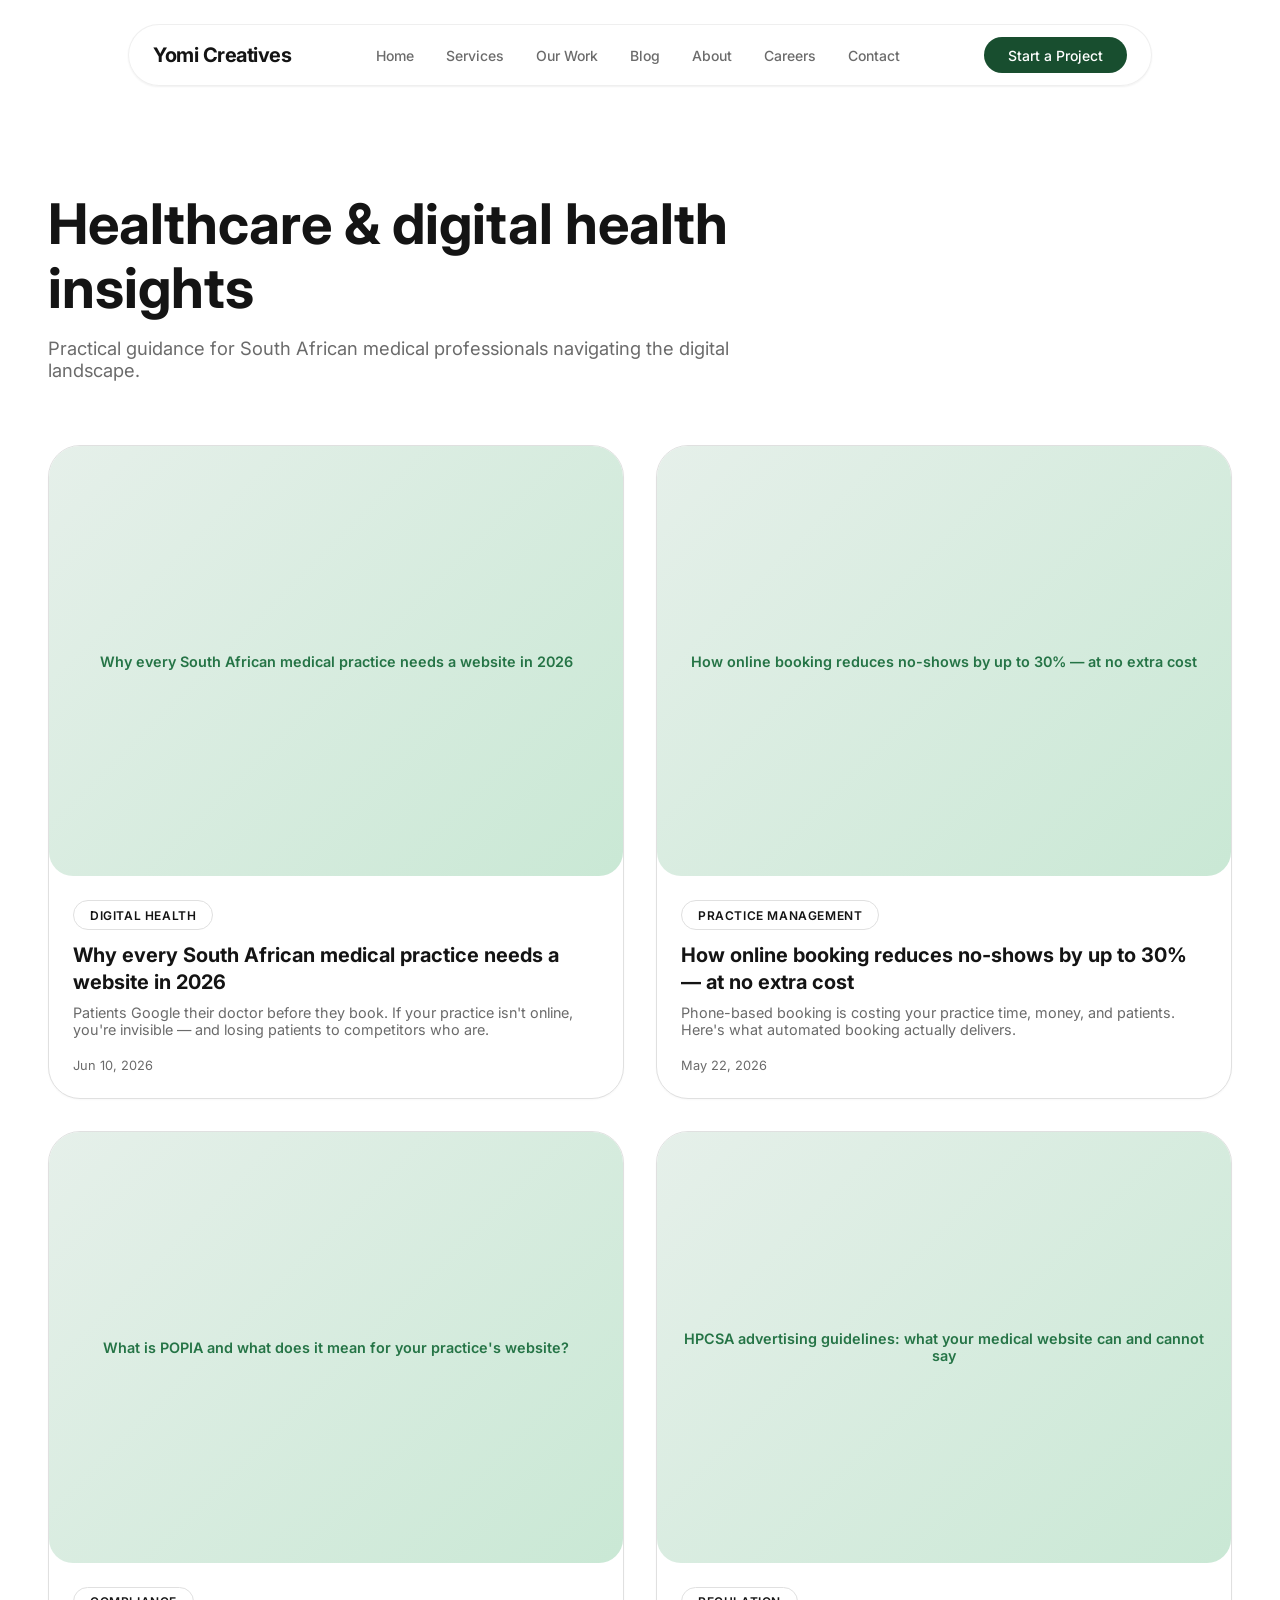
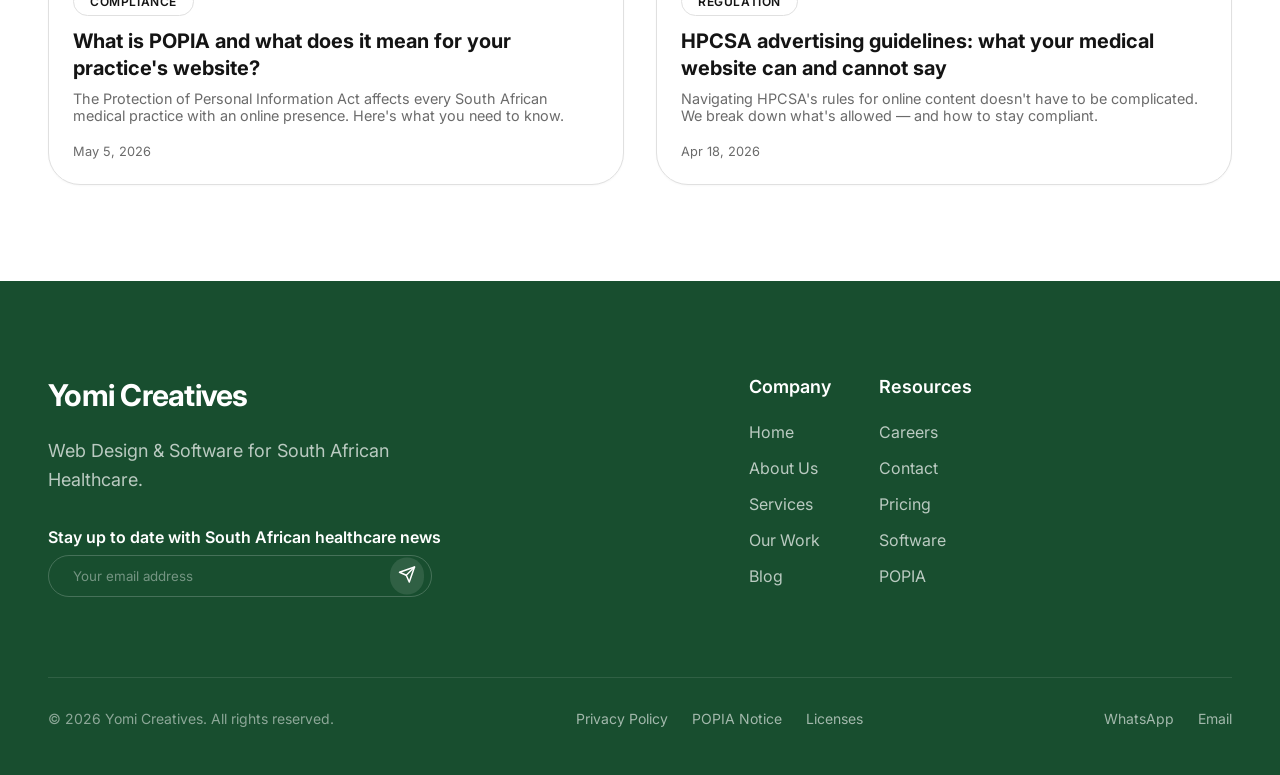
<file: blog.html>
<!DOCTYPE html>
<html lang="en">
<head>
<meta charset="UTF-8">
<meta name="viewport" content="width=device-width, initial-scale=1.0">
<title>Blog — Yomi Creatives</title>
<meta name="description" content="Healthcare & digital health insights for South African medical practices: HPCSA compliance, POPIA, online booking, and more.">
<link rel="icon" type="image/svg+xml" href="favicon.svg">
<link rel="preconnect" href="https://fonts.googleapis.com">
<link rel="preconnect" href="https://fonts.gstatic.com" crossorigin>
<link href="https://fonts.googleapis.com/css2?family=Inter:wght@400;500;600;700;800&display=swap" rel="stylesheet">
<link rel="stylesheet" href="styles.css">

</head>
<body>
<div style="display:flex;flex-direction:column;min-height:100vh">

  <header class="site-header">
    <div class="site-header-inner">
      <a href="index.html" class="logo">Yomi Creatives</a>
      <nav class="nav-desktop">
        <a href="index.html" class="">Home</a>
<a href="services.html" class="">Services</a>
<a href="clients.html" class="">Our Work</a>
<a href="blog.html" class="">Blog</a>
<a href="about.html" class="">About</a>
<a href="careers.html" class="">Careers</a>
<a href="contact.html" class="">Contact</a>
      </nav>
      <div class="nav-cta">
        <a href="contact.html">Start a Project</a>
      </div>
      <button class="menu-btn" aria-label="Menu">
        <svg class="icon-open" xmlns="http://www.w3.org/2000/svg" width="24" height="24" viewBox="0 0 24 24" fill="none" stroke="currentColor" stroke-width="2" stroke-linecap="round" stroke-linejoin="round"><line x1="4" x2="20" y1="12" y2="12"/><line x1="4" x2="20" y1="6" y2="6"/><line x1="4" x2="20" y1="18" y2="18"/></svg>
        <svg class="icon-close" style="display:none" xmlns="http://www.w3.org/2000/svg" width="24" height="24" viewBox="0 0 24 24" fill="none" stroke="currentColor" stroke-width="2" stroke-linecap="round" stroke-linejoin="round"><line x1="18" y1="6" x2="6" y2="18"/><line x1="6" y1="6" x2="18" y2="18"/></svg>
      </button>
    </div>
  </header>
  <div class="mobile-menu">
    <a href="index.html" class="">Home</a>
<a href="services.html" class="">Services</a>
<a href="clients.html" class="">Our Work</a>
<a href="blog.html" class="">Blog</a>
<a href="about.html" class="">About</a>
<a href="careers.html" class="">Careers</a>
<a href="contact.html" class="">Contact</a>
    <a href="contact.html" class="nav-cta-mobile">Start a Project</a>
  </div>

<main>

<div class="section">
  <div style="max-width:44rem;margin-bottom:4rem">
    <h1 style="font-size:clamp(2.25rem,5vw,3.5rem);font-weight:700;margin-bottom:1rem">Healthcare &amp; digital health insights</h1>
    <p style="font-size:1.15rem;color:hsl(var(--muted-foreground))">Practical guidance for South African medical professionals navigating the digital landscape.</p>
  </div>
  <div class="grid-3" style="grid-template-columns:repeat(2,1fr)">
    
<a href="blog/medical-practice-website-2026.html" class="card" style="display:block">
  <div class="placeholder-img " style="aspect-ratio:4/3;border-radius:1.5rem">Why every South African medical practice needs a website in 2026</div>
  <div style="padding:1.5rem">
    <p class="pill" style="margin-bottom:.75rem">Digital Health</p>
    <h3 style="font-size:1.25rem;font-weight:700;margin-bottom:.5rem;line-height:1.35">Why every South African medical practice needs a website in 2026</h3>
    <p style="color:hsl(var(--muted-foreground));font-size:.9rem;margin-bottom:1rem">Patients Google their doctor before they book. If your practice isn't online, you're invisible — and losing patients to competitors who are.</p>
    <span style="color:hsl(var(--muted-foreground));font-size:.8rem">Jun 10, 2026</span>
  </div>
</a>
<a href="blog/online-booking-reduces-no-shows.html" class="card" style="display:block">
  <div class="placeholder-img " style="aspect-ratio:4/3;border-radius:1.5rem">How online booking reduces no-shows by up to 30% — at no extra cost</div>
  <div style="padding:1.5rem">
    <p class="pill" style="margin-bottom:.75rem">Practice Management</p>
    <h3 style="font-size:1.25rem;font-weight:700;margin-bottom:.5rem;line-height:1.35">How online booking reduces no-shows by up to 30% — at no extra cost</h3>
    <p style="color:hsl(var(--muted-foreground));font-size:.9rem;margin-bottom:1rem">Phone-based booking is costing your practice time, money, and patients. Here's what automated booking actually delivers.</p>
    <span style="color:hsl(var(--muted-foreground));font-size:.8rem">May 22, 2026</span>
  </div>
</a>
<a href="blog/popia-medical-practice-website.html" class="card" style="display:block">
  <div class="placeholder-img " style="aspect-ratio:4/3;border-radius:1.5rem">What is POPIA and what does it mean for your practice's website?</div>
  <div style="padding:1.5rem">
    <p class="pill" style="margin-bottom:.75rem">Compliance</p>
    <h3 style="font-size:1.25rem;font-weight:700;margin-bottom:.5rem;line-height:1.35">What is POPIA and what does it mean for your practice's website?</h3>
    <p style="color:hsl(var(--muted-foreground));font-size:.9rem;margin-bottom:1rem">The Protection of Personal Information Act affects every South African medical practice with an online presence. Here's what you need to know.</p>
    <span style="color:hsl(var(--muted-foreground));font-size:.8rem">May 5, 2026</span>
  </div>
</a>
<a href="blog/hpcsa-advertising-guidelines-digital.html" class="card" style="display:block">
  <div class="placeholder-img " style="aspect-ratio:4/3;border-radius:1.5rem">HPCSA advertising guidelines: what your medical website can and cannot say</div>
  <div style="padding:1.5rem">
    <p class="pill" style="margin-bottom:.75rem">Regulation</p>
    <h3 style="font-size:1.25rem;font-weight:700;margin-bottom:.5rem;line-height:1.35">HPCSA advertising guidelines: what your medical website can and cannot say</h3>
    <p style="color:hsl(var(--muted-foreground));font-size:.9rem;margin-bottom:1rem">Navigating HPCSA's rules for online content doesn't have to be complicated. We break down what's allowed — and how to stay compliant.</p>
    <span style="color:hsl(var(--muted-foreground));font-size:.8rem">Apr 18, 2026</span>
  </div>
</a>
  </div>
</div>

</main>

  <footer class="site-footer">
    <div class="footer-inner">
      <div class="footer-grid">
        <div class="footer-col-5">
          <div>
            <div class="footer-brand">Yomi Creatives</div>
            <p class="footer-tagline">Web Design &amp; Software for South African Healthcare.</p>
          </div>
          <div>
            <p style="font-weight:600;margin-bottom:.5rem">Stay up to date with South African healthcare news</p>
            <form class="newsletter-form" action="mailto:yomicreatives@gmail.com" method="get">
              <input type="email" name="body" placeholder="Your email address" required />
              <button type="submit" aria-label="Subscribe">
                <svg xmlns="http://www.w3.org/2000/svg" width="18" height="18" viewBox="0 0 24 24" fill="none" stroke="currentColor" stroke-width="2" stroke-linecap="round" stroke-linejoin="round"><path d="m22 2-7 20-4-9-9-4Z"/><path d="M22 2 11 13"/></svg>
              </button>
            </form>
          </div>
        </div>
        <div class="footer-col-2 start8">
          <h4 class="footer-h4">Company</h4>
          <ul class="footer-links">
            <li><a href="index.html">Home</a></li>
            <li><a href="about.html">About Us</a></li>
            <li><a href="services.html">Services</a></li>
            <li><a href="clients.html">Our Work</a></li>
            <li><a href="blog.html">Blog</a></li>
          </ul>
        </div>
        <div class="footer-col-2">
          <h4 class="footer-h4">Resources</h4>
          <ul class="footer-links">
            <li><a href="careers.html">Careers</a></li>
            <li><a href="contact.html">Contact</a></li>
            <li><a href="comingsoon.html">Pricing</a></li>
            <li><a href="comingsoon.html">Software</a></li>
            <li><a href="comingsoon.html">POPIA</a></li>
          </ul>
        </div>
      </div>
      <div class="footer-rule"></div>
      <div class="footer-bottom">
        <p class="footer-copy">&copy; 2026 Yomi Creatives. All rights reserved.</p>
        <div class="footer-legal">
          <a href="comingsoon.html">Privacy Policy</a>
          <a href="comingsoon.html">POPIA Notice</a>
          <a href="comingsoon.html">Licenses</a>
        </div>
        <div class="footer-legal">
          <a href="https://wa.me/27635355557" target="_blank" rel="noopener" aria-label="WhatsApp">WhatsApp</a>
          <a href="mailto:yomicreatives@gmail.com" aria-label="Email">Email</a>
        </div>
      </div>
    </div>
  </footer>

</div>
<script src="script.js"></script>
</body>
</html>
</file>
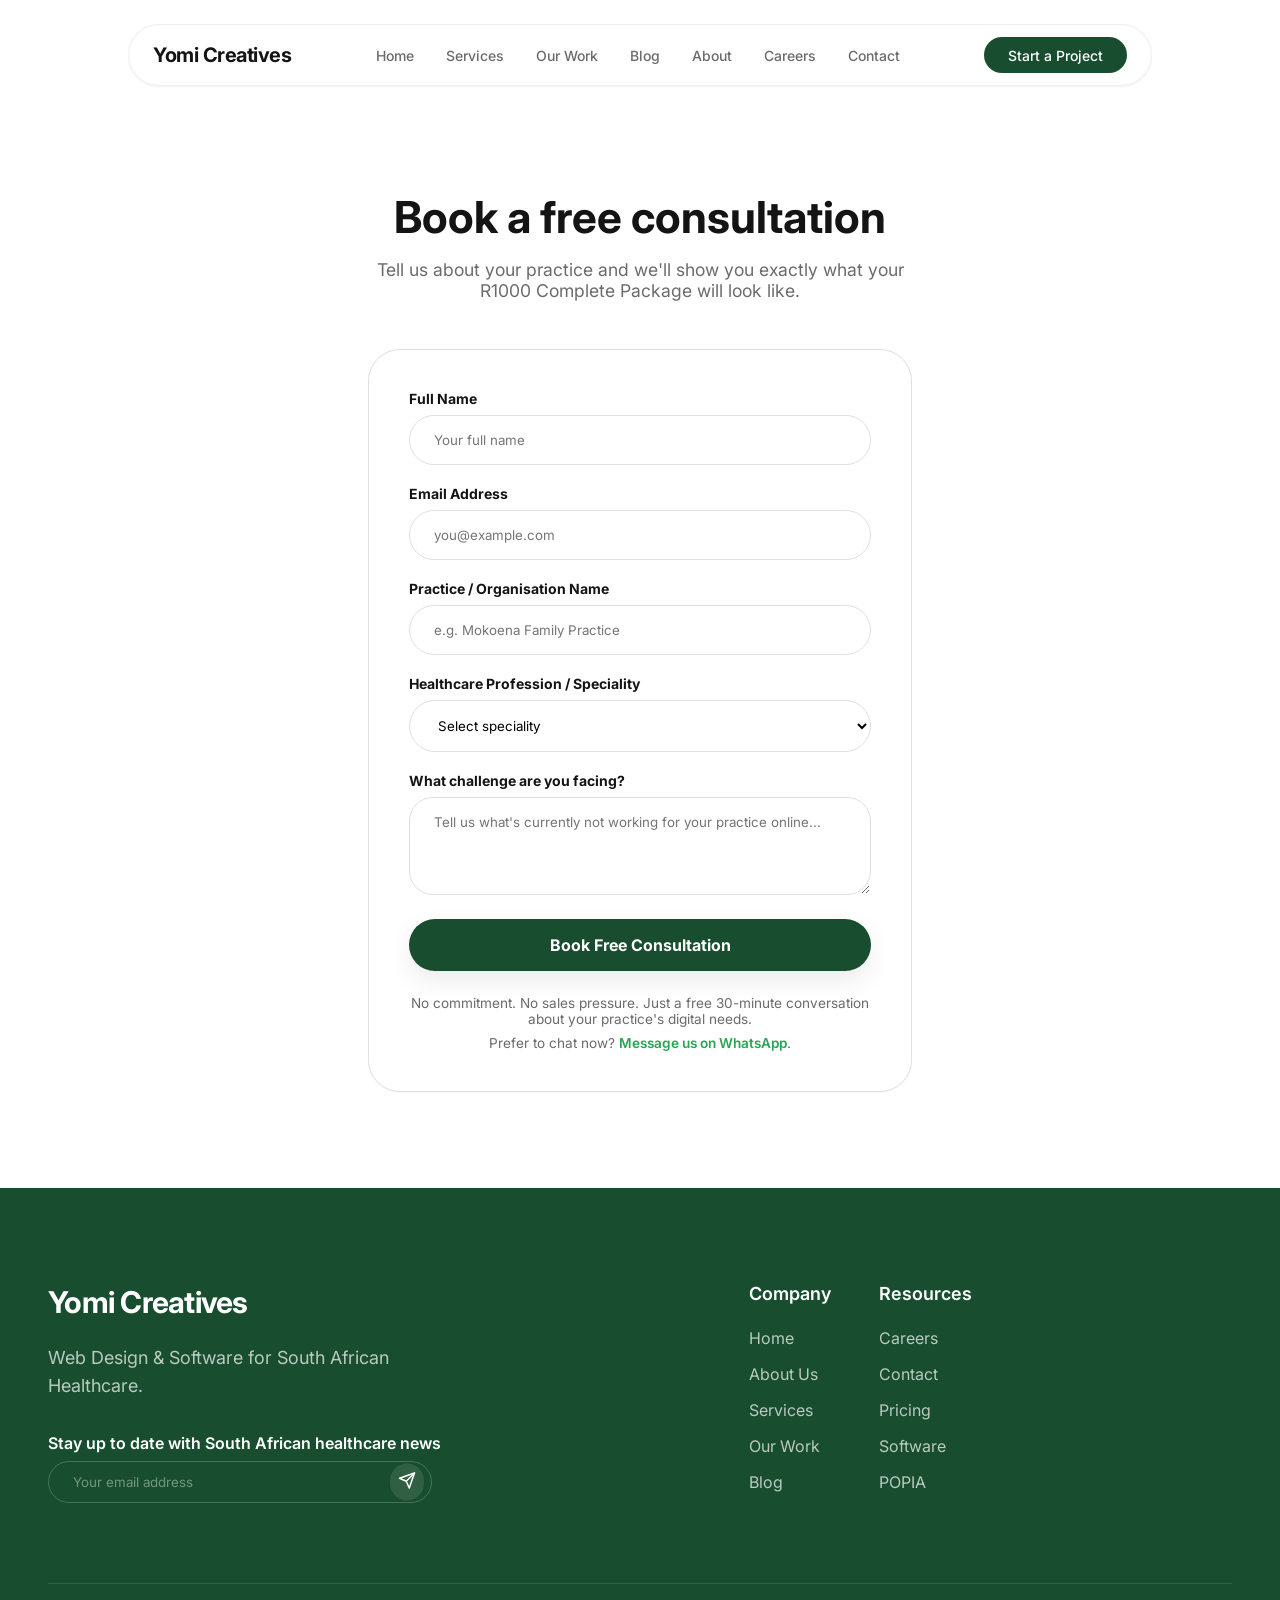
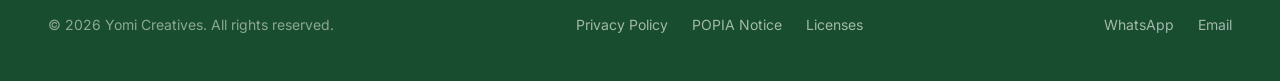
<file: book-call.html>
<!DOCTYPE html>
<html lang="en">
<head>
<meta charset="UTF-8">
<meta name="viewport" content="width=device-width, initial-scale=1.0">
<title>Book a Free Consultation — Yomi Creatives</title>
<meta name="description" content="Book a free 30-minute consultation with Yomi Creatives to get your medical practice online.">
<link rel="icon" type="image/svg+xml" href="favicon.svg">
<link rel="preconnect" href="https://fonts.googleapis.com">
<link rel="preconnect" href="https://fonts.gstatic.com" crossorigin>
<link href="https://fonts.googleapis.com/css2?family=Inter:wght@400;500;600;700;800&display=swap" rel="stylesheet">
<link rel="stylesheet" href="styles.css">

</head>
<body>
<div style="display:flex;flex-direction:column;min-height:100vh">

  <header class="site-header">
    <div class="site-header-inner">
      <a href="index.html" class="logo">Yomi Creatives</a>
      <nav class="nav-desktop">
        <a href="index.html" class="">Home</a>
<a href="services.html" class="">Services</a>
<a href="clients.html" class="">Our Work</a>
<a href="blog.html" class="">Blog</a>
<a href="about.html" class="">About</a>
<a href="careers.html" class="">Careers</a>
<a href="contact.html" class="">Contact</a>
      </nav>
      <div class="nav-cta">
        <a href="contact.html">Start a Project</a>
      </div>
      <button class="menu-btn" aria-label="Menu">
        <svg class="icon-open" xmlns="http://www.w3.org/2000/svg" width="24" height="24" viewBox="0 0 24 24" fill="none" stroke="currentColor" stroke-width="2" stroke-linecap="round" stroke-linejoin="round"><line x1="4" x2="20" y1="12" y2="12"/><line x1="4" x2="20" y1="6" y2="6"/><line x1="4" x2="20" y1="18" y2="18"/></svg>
        <svg class="icon-close" style="display:none" xmlns="http://www.w3.org/2000/svg" width="24" height="24" viewBox="0 0 24 24" fill="none" stroke="currentColor" stroke-width="2" stroke-linecap="round" stroke-linejoin="round"><line x1="18" y1="6" x2="6" y2="18"/><line x1="6" y1="6" x2="18" y2="18"/></svg>
      </button>
    </div>
  </header>
  <div class="mobile-menu">
    <a href="index.html" class="">Home</a>
<a href="services.html" class="">Services</a>
<a href="clients.html" class="">Our Work</a>
<a href="blog.html" class="">Blog</a>
<a href="about.html" class="">About</a>
<a href="careers.html" class="">Careers</a>
<a href="contact.html" class="">Contact</a>
    <a href="contact.html" class="nav-cta-mobile">Start a Project</a>
  </div>

<main>

<div class="section" style="max-width:40rem">
  <h1 style="font-size:clamp(2rem,4.5vw,2.75rem);font-weight:700;margin-bottom:1rem;text-align:center">Book a free consultation</h1>
  <p style="color:hsl(var(--muted-foreground));text-align:center;margin-bottom:3rem;font-size:1.1rem">Tell us about your practice and we'll show you exactly what your R1000 Complete Package will look like.</p>

  <div class="card" style="padding:2.5rem">
    <form action="mailto:yomicreatives@gmail.com" method="get" style="display:flex;flex-direction:column;gap:1.25rem">
      <input type="hidden" name="subject" value="Free Consultation Request">
      <div>
        <label style="display:block;font-weight:700;font-size:.875rem;margin-bottom:.5rem">Full Name</label>
        <input type="text" required style="width:100%;border:1px solid hsl(var(--border));border-radius:9999px;padding:1rem 1.5rem" placeholder="Your full name">
      </div>
      <div>
        <label style="display:block;font-weight:700;font-size:.875rem;margin-bottom:.5rem">Email Address</label>
        <input type="email" required style="width:100%;border:1px solid hsl(var(--border));border-radius:9999px;padding:1rem 1.5rem" placeholder="you@example.com">
      </div>
      <div>
        <label style="display:block;font-weight:700;font-size:.875rem;margin-bottom:.5rem">Practice / Organisation Name</label>
        <input type="text" style="width:100%;border:1px solid hsl(var(--border));border-radius:9999px;padding:1rem 1.5rem" placeholder="e.g. Mokoena Family Practice">
      </div>
      <div>
        <label style="display:block;font-weight:700;font-size:.875rem;margin-bottom:.5rem">Healthcare Profession / Speciality</label>
        <select style="width:100%;border:1px solid hsl(var(--border));border-radius:9999px;padding:1rem 1.5rem;background:#fff">
          <option>Select speciality</option>
          <option>GP</option>
          <option>Specialist</option>
          <option>Physiotherapist</option>
          <option>Dentist</option>
          <option>Other</option>
        </select>
      </div>
      <div>
        <label style="display:block;font-weight:700;font-size:.875rem;margin-bottom:.5rem">What challenge are you facing?</label>
        <textarea name="body" rows="4" style="width:100%;border:1px solid hsl(var(--border));border-radius:1.5rem;padding:1rem 1.5rem" placeholder="Tell us what's currently not working for your practice online..."></textarea>
      </div>
      <button type="submit" class="btn-primary" style="justify-content:center;border:none">Book Free Consultation</button>
    </form>
    <p style="font-size:.85rem;color:hsl(var(--muted-foreground));text-align:center;margin-top:1.5rem">No commitment. No sales pressure. Just a free 30-minute conversation about your practice's digital needs.</p>
    <p style="font-size:.85rem;color:hsl(var(--muted-foreground));text-align:center;margin-top:.5rem">Prefer to chat now? <a href="https://wa.me/27635355557?text=Hi%20Yomi%20Creatives%2C%20I%20would%20like%20to%20book%20a%20free%20consultation." target="_blank" rel="noopener" style="color:hsl(var(--accent));font-weight:600">Message us on WhatsApp</a>.</p>
  </div>
</div>

</main>

  <footer class="site-footer">
    <div class="footer-inner">
      <div class="footer-grid">
        <div class="footer-col-5">
          <div>
            <div class="footer-brand">Yomi Creatives</div>
            <p class="footer-tagline">Web Design &amp; Software for South African Healthcare.</p>
          </div>
          <div>
            <p style="font-weight:600;margin-bottom:.5rem">Stay up to date with South African healthcare news</p>
            <form class="newsletter-form" action="mailto:yomicreatives@gmail.com" method="get">
              <input type="email" name="body" placeholder="Your email address" required />
              <button type="submit" aria-label="Subscribe">
                <svg xmlns="http://www.w3.org/2000/svg" width="18" height="18" viewBox="0 0 24 24" fill="none" stroke="currentColor" stroke-width="2" stroke-linecap="round" stroke-linejoin="round"><path d="m22 2-7 20-4-9-9-4Z"/><path d="M22 2 11 13"/></svg>
              </button>
            </form>
          </div>
        </div>
        <div class="footer-col-2 start8">
          <h4 class="footer-h4">Company</h4>
          <ul class="footer-links">
            <li><a href="index.html">Home</a></li>
            <li><a href="about.html">About Us</a></li>
            <li><a href="services.html">Services</a></li>
            <li><a href="clients.html">Our Work</a></li>
            <li><a href="blog.html">Blog</a></li>
          </ul>
        </div>
        <div class="footer-col-2">
          <h4 class="footer-h4">Resources</h4>
          <ul class="footer-links">
            <li><a href="careers.html">Careers</a></li>
            <li><a href="contact.html">Contact</a></li>
            <li><a href="comingsoon.html">Pricing</a></li>
            <li><a href="comingsoon.html">Software</a></li>
            <li><a href="comingsoon.html">POPIA</a></li>
          </ul>
        </div>
      </div>
      <div class="footer-rule"></div>
      <div class="footer-bottom">
        <p class="footer-copy">&copy; 2026 Yomi Creatives. All rights reserved.</p>
        <div class="footer-legal">
          <a href="comingsoon.html">Privacy Policy</a>
          <a href="comingsoon.html">POPIA Notice</a>
          <a href="comingsoon.html">Licenses</a>
        </div>
        <div class="footer-legal">
          <a href="https://wa.me/27635355557" target="_blank" rel="noopener" aria-label="WhatsApp">WhatsApp</a>
          <a href="mailto:yomicreatives@gmail.com" aria-label="Email">Email</a>
        </div>
      </div>
    </div>
  </footer>

</div>
<script src="script.js"></script>
</body>
</html>
</file>
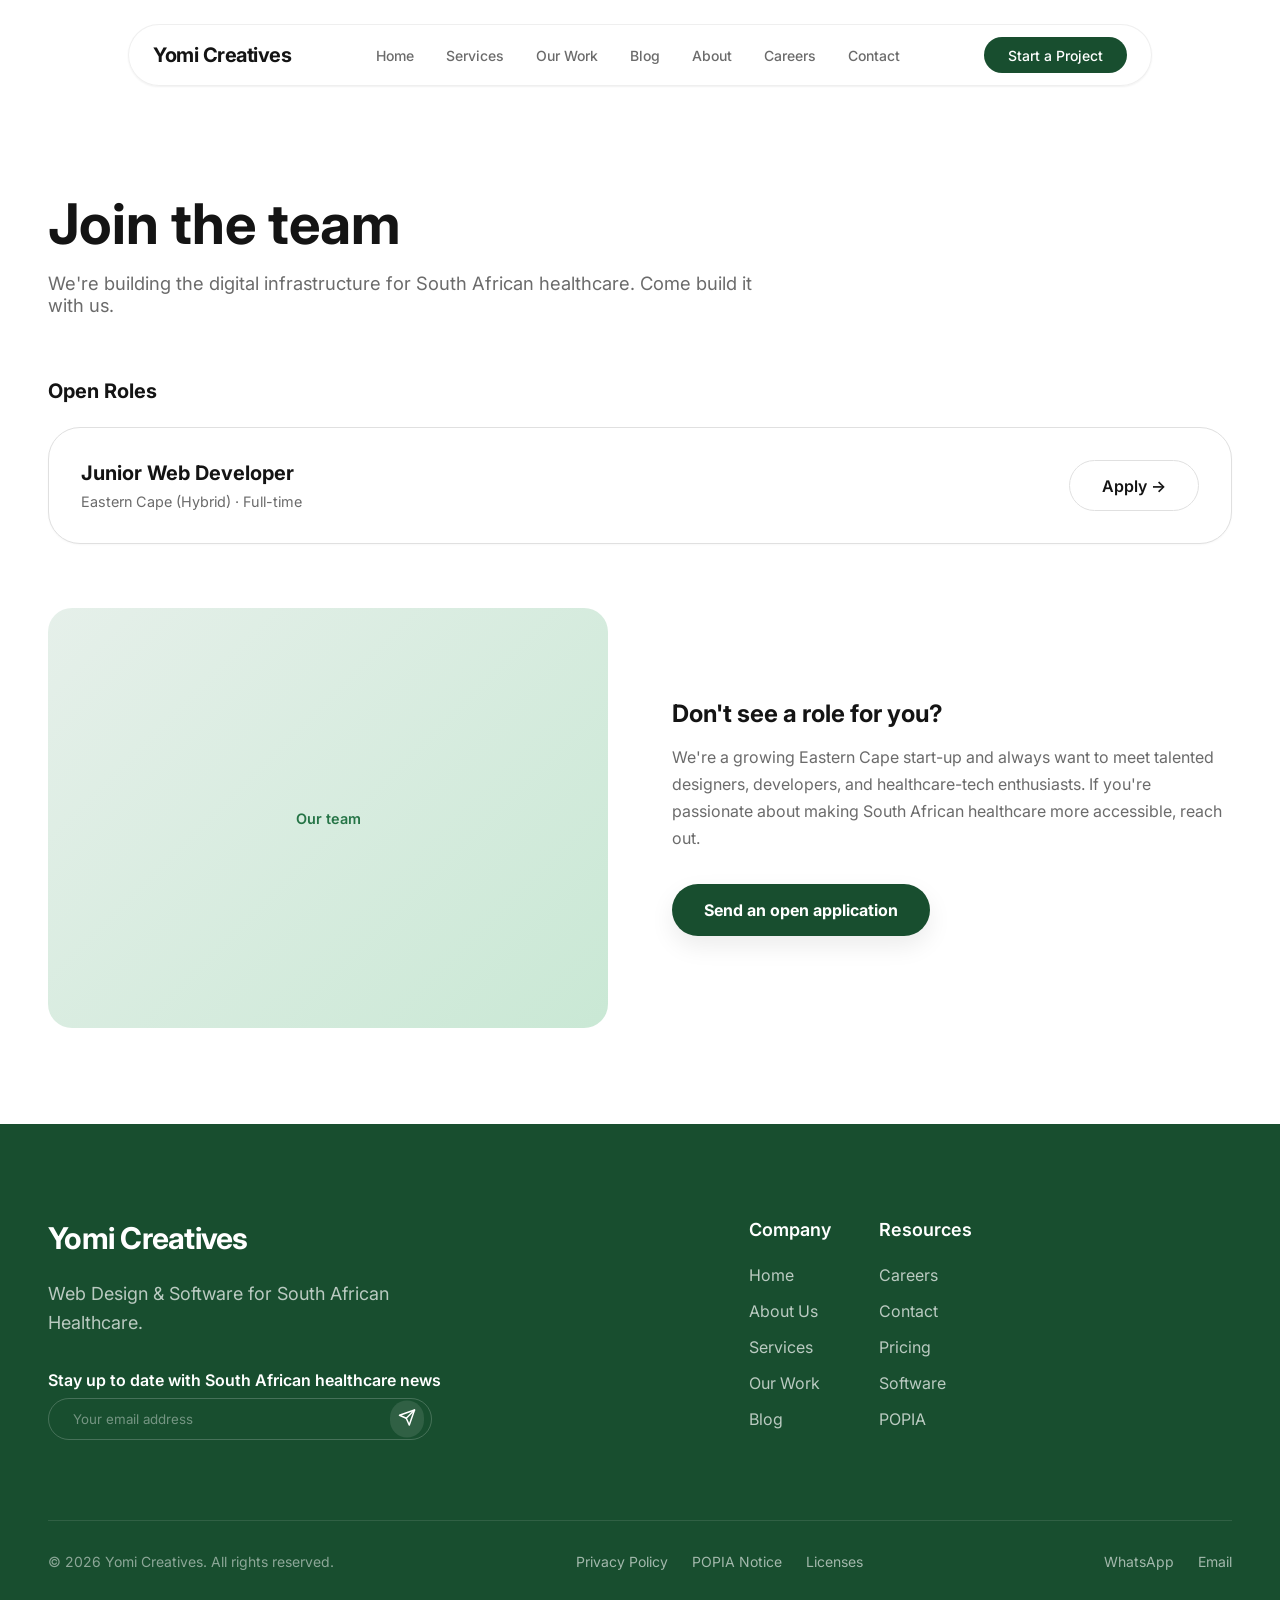
<file: careers.html>
<!DOCTYPE html>
<html lang="en">
<head>
<meta charset="UTF-8">
<meta name="viewport" content="width=device-width, initial-scale=1.0">
<title>Careers — Yomi Creatives</title>
<meta name="description" content="Join Yomi Creatives, an Eastern Cape start-up building the digital infrastructure for South African healthcare.">
<link rel="icon" type="image/svg+xml" href="favicon.svg">
<link rel="preconnect" href="https://fonts.googleapis.com">
<link rel="preconnect" href="https://fonts.gstatic.com" crossorigin>
<link href="https://fonts.googleapis.com/css2?family=Inter:wght@400;500;600;700;800&display=swap" rel="stylesheet">
<link rel="stylesheet" href="styles.css">

</head>
<body>
<div style="display:flex;flex-direction:column;min-height:100vh">

  <header class="site-header">
    <div class="site-header-inner">
      <a href="index.html" class="logo">Yomi Creatives</a>
      <nav class="nav-desktop">
        <a href="index.html" class="">Home</a>
<a href="services.html" class="">Services</a>
<a href="clients.html" class="">Our Work</a>
<a href="blog.html" class="">Blog</a>
<a href="about.html" class="">About</a>
<a href="careers.html" class="">Careers</a>
<a href="contact.html" class="">Contact</a>
      </nav>
      <div class="nav-cta">
        <a href="contact.html">Start a Project</a>
      </div>
      <button class="menu-btn" aria-label="Menu">
        <svg class="icon-open" xmlns="http://www.w3.org/2000/svg" width="24" height="24" viewBox="0 0 24 24" fill="none" stroke="currentColor" stroke-width="2" stroke-linecap="round" stroke-linejoin="round"><line x1="4" x2="20" y1="12" y2="12"/><line x1="4" x2="20" y1="6" y2="6"/><line x1="4" x2="20" y1="18" y2="18"/></svg>
        <svg class="icon-close" style="display:none" xmlns="http://www.w3.org/2000/svg" width="24" height="24" viewBox="0 0 24 24" fill="none" stroke="currentColor" stroke-width="2" stroke-linecap="round" stroke-linejoin="round"><line x1="18" y1="6" x2="6" y2="18"/><line x1="6" y1="6" x2="18" y2="18"/></svg>
      </button>
    </div>
  </header>
  <div class="mobile-menu">
    <a href="index.html" class="">Home</a>
<a href="services.html" class="">Services</a>
<a href="clients.html" class="">Our Work</a>
<a href="blog.html" class="">Blog</a>
<a href="about.html" class="">About</a>
<a href="careers.html" class="">Careers</a>
<a href="contact.html" class="">Contact</a>
    <a href="contact.html" class="nav-cta-mobile">Start a Project</a>
  </div>

<main>

<div class="section">
  <div style="max-width:44rem;margin-bottom:4rem">
    <h1 style="font-size:clamp(2.25rem,5vw,3.5rem);font-weight:700;margin-bottom:1rem">Join the team</h1>
    <p style="font-size:1.15rem;color:hsl(var(--muted-foreground))">We're building the digital infrastructure for South African healthcare. Come build it with us.</p>
  </div>

  <h2 style="font-size:1.25rem;font-weight:700;margin-bottom:1.5rem">Open Roles</h2>
  <a href="careers/junior-web-developer.html" class="card" style="display:flex;justify-content:space-between;align-items:center;padding:2rem;flex-wrap:wrap;gap:1rem;margin-bottom:4rem">
    <div>
      <h3 style="font-size:1.25rem;font-weight:700;margin-bottom:.5rem">Junior Web Developer</h3>
      <p style="color:hsl(var(--muted-foreground));font-size:.9rem">Eastern Cape (Hybrid) &middot; Full-time</p>
    </div>
    <span class="btn-outline">Apply &rarr;</span>
  </a>

  <div class="grid-2" style="align-items:center">
    <div class="placeholder-img " style="aspect-ratio:4/3;border-radius:1.5rem">Our team</div>
    <div>
      <h2 style="font-size:1.5rem;font-weight:700;margin-bottom:1rem">Don't see a role for you?</h2>
      <p style="color:hsl(var(--muted-foreground));line-height:1.7;margin-bottom:2rem">We're a growing Eastern Cape start-up and always want to meet talented designers, developers, and healthcare-tech enthusiasts. If you're passionate about making South African healthcare more accessible, reach out.</p>
      <a href="mailto:yomicreatives@gmail.com?subject=Open Application" class="btn-primary">Send an open application</a>
    </div>
  </div>
</div>

</main>

  <footer class="site-footer">
    <div class="footer-inner">
      <div class="footer-grid">
        <div class="footer-col-5">
          <div>
            <div class="footer-brand">Yomi Creatives</div>
            <p class="footer-tagline">Web Design &amp; Software for South African Healthcare.</p>
          </div>
          <div>
            <p style="font-weight:600;margin-bottom:.5rem">Stay up to date with South African healthcare news</p>
            <form class="newsletter-form" action="mailto:yomicreatives@gmail.com" method="get">
              <input type="email" name="body" placeholder="Your email address" required />
              <button type="submit" aria-label="Subscribe">
                <svg xmlns="http://www.w3.org/2000/svg" width="18" height="18" viewBox="0 0 24 24" fill="none" stroke="currentColor" stroke-width="2" stroke-linecap="round" stroke-linejoin="round"><path d="m22 2-7 20-4-9-9-4Z"/><path d="M22 2 11 13"/></svg>
              </button>
            </form>
          </div>
        </div>
        <div class="footer-col-2 start8">
          <h4 class="footer-h4">Company</h4>
          <ul class="footer-links">
            <li><a href="index.html">Home</a></li>
            <li><a href="about.html">About Us</a></li>
            <li><a href="services.html">Services</a></li>
            <li><a href="clients.html">Our Work</a></li>
            <li><a href="blog.html">Blog</a></li>
          </ul>
        </div>
        <div class="footer-col-2">
          <h4 class="footer-h4">Resources</h4>
          <ul class="footer-links">
            <li><a href="careers.html">Careers</a></li>
            <li><a href="contact.html">Contact</a></li>
            <li><a href="comingsoon.html">Pricing</a></li>
            <li><a href="comingsoon.html">Software</a></li>
            <li><a href="comingsoon.html">POPIA</a></li>
          </ul>
        </div>
      </div>
      <div class="footer-rule"></div>
      <div class="footer-bottom">
        <p class="footer-copy">&copy; 2026 Yomi Creatives. All rights reserved.</p>
        <div class="footer-legal">
          <a href="comingsoon.html">Privacy Policy</a>
          <a href="comingsoon.html">POPIA Notice</a>
          <a href="comingsoon.html">Licenses</a>
        </div>
        <div class="footer-legal">
          <a href="https://wa.me/27635355557" target="_blank" rel="noopener" aria-label="WhatsApp">WhatsApp</a>
          <a href="mailto:yomicreatives@gmail.com" aria-label="Email">Email</a>
        </div>
      </div>
    </div>
  </footer>

</div>
<script src="script.js"></script>
</body>
</html>
</file>
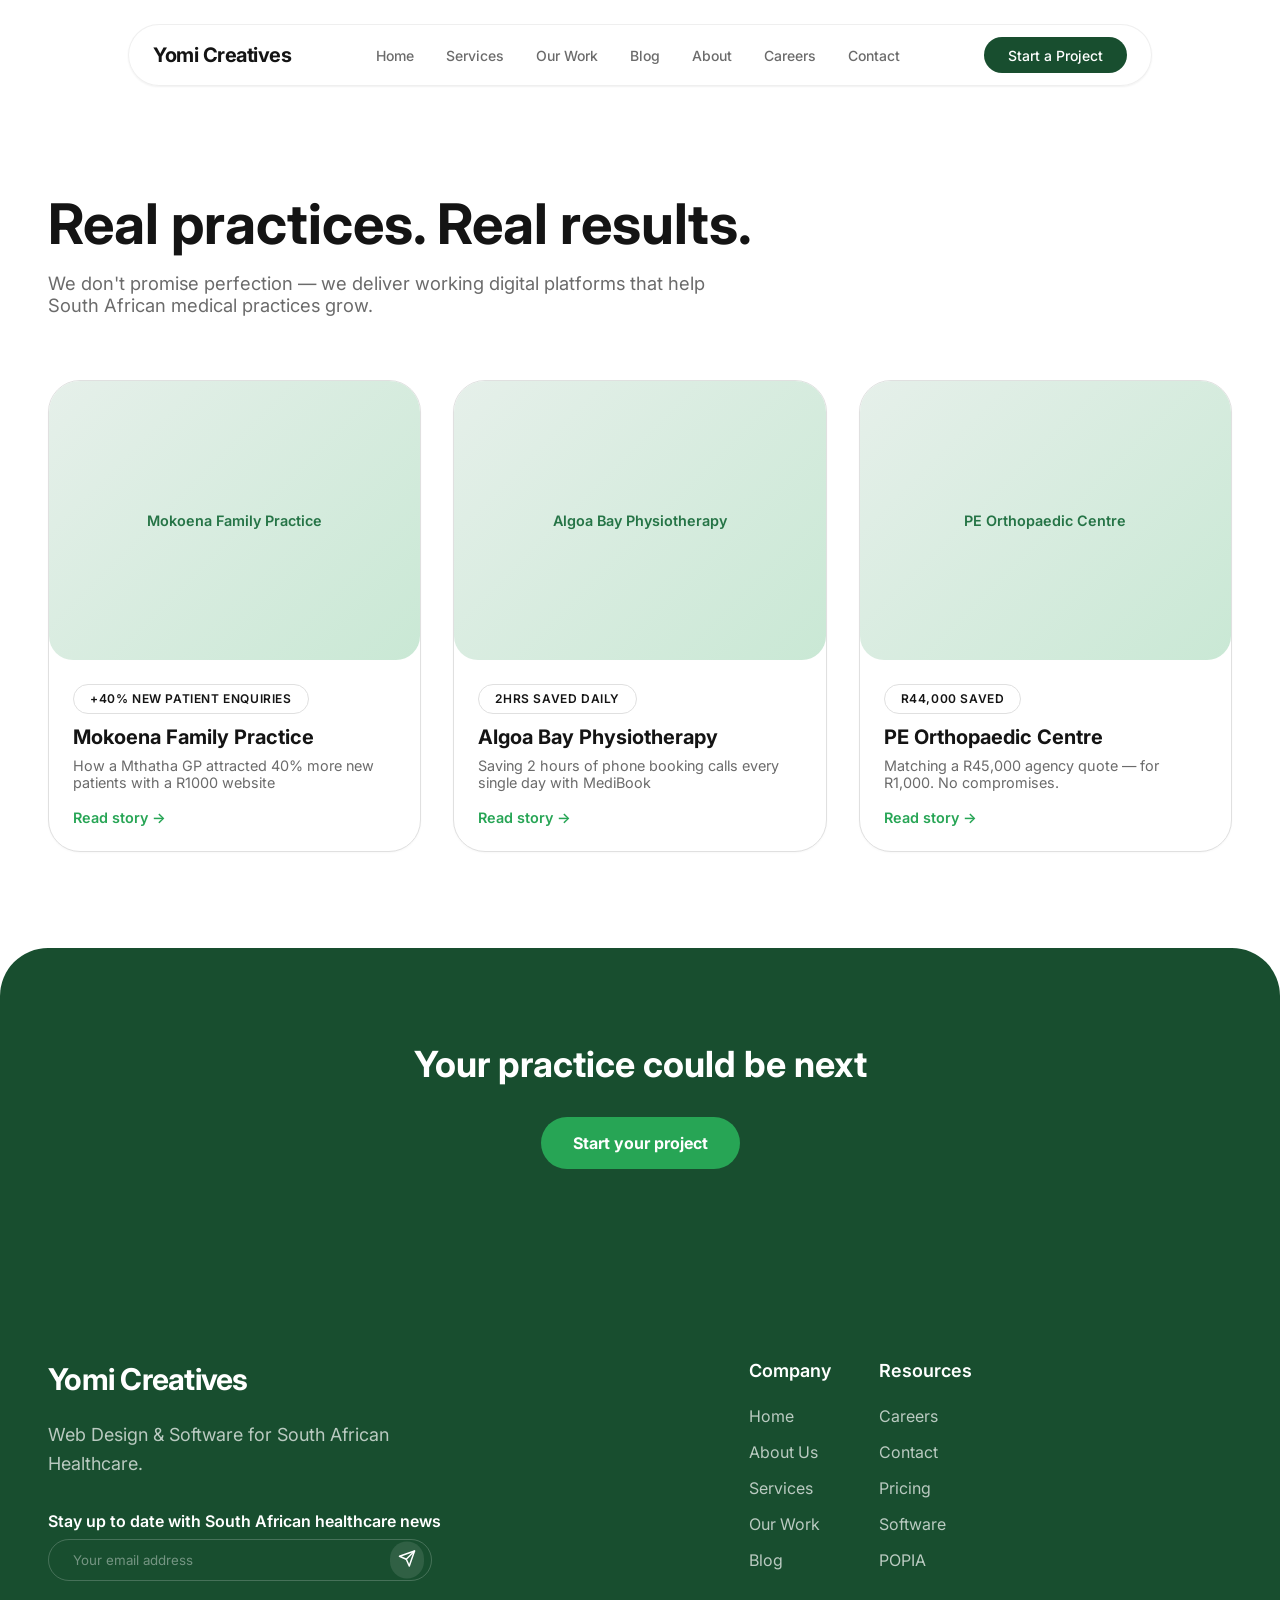
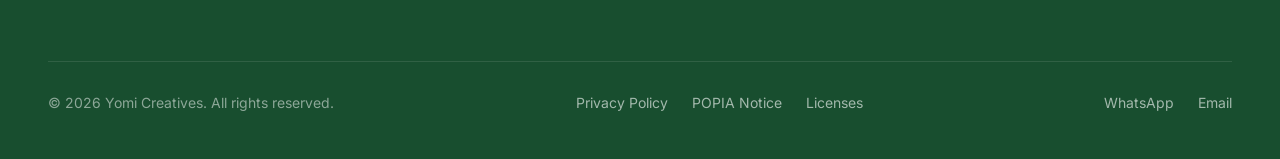
<file: clients.html>
<!DOCTYPE html>
<html lang="en">
<head>
<meta charset="UTF-8">
<meta name="viewport" content="width=device-width, initial-scale=1.0">
<title>Our Work — Yomi Creatives</title>
<meta name="description" content="Case studies from South African medical practices using Yomi Creatives websites and MediBook booking software.">
<link rel="icon" type="image/svg+xml" href="favicon.svg">
<link rel="preconnect" href="https://fonts.googleapis.com">
<link rel="preconnect" href="https://fonts.gstatic.com" crossorigin>
<link href="https://fonts.googleapis.com/css2?family=Inter:wght@400;500;600;700;800&display=swap" rel="stylesheet">
<link rel="stylesheet" href="styles.css">

</head>
<body>
<div style="display:flex;flex-direction:column;min-height:100vh">

  <header class="site-header">
    <div class="site-header-inner">
      <a href="index.html" class="logo">Yomi Creatives</a>
      <nav class="nav-desktop">
        <a href="index.html" class="">Home</a>
<a href="services.html" class="">Services</a>
<a href="clients.html" class="">Our Work</a>
<a href="blog.html" class="">Blog</a>
<a href="about.html" class="">About</a>
<a href="careers.html" class="">Careers</a>
<a href="contact.html" class="">Contact</a>
      </nav>
      <div class="nav-cta">
        <a href="contact.html">Start a Project</a>
      </div>
      <button class="menu-btn" aria-label="Menu">
        <svg class="icon-open" xmlns="http://www.w3.org/2000/svg" width="24" height="24" viewBox="0 0 24 24" fill="none" stroke="currentColor" stroke-width="2" stroke-linecap="round" stroke-linejoin="round"><line x1="4" x2="20" y1="12" y2="12"/><line x1="4" x2="20" y1="6" y2="6"/><line x1="4" x2="20" y1="18" y2="18"/></svg>
        <svg class="icon-close" style="display:none" xmlns="http://www.w3.org/2000/svg" width="24" height="24" viewBox="0 0 24 24" fill="none" stroke="currentColor" stroke-width="2" stroke-linecap="round" stroke-linejoin="round"><line x1="18" y1="6" x2="6" y2="18"/><line x1="6" y1="6" x2="18" y2="18"/></svg>
      </button>
    </div>
  </header>
  <div class="mobile-menu">
    <a href="index.html" class="">Home</a>
<a href="services.html" class="">Services</a>
<a href="clients.html" class="">Our Work</a>
<a href="blog.html" class="">Blog</a>
<a href="about.html" class="">About</a>
<a href="careers.html" class="">Careers</a>
<a href="contact.html" class="">Contact</a>
    <a href="contact.html" class="nav-cta-mobile">Start a Project</a>
  </div>

<main>

<div class="section">
  <div style="max-width:44rem;margin-bottom:4rem">
    <h1 style="font-size:clamp(2.25rem,5vw,3.5rem);font-weight:700;margin-bottom:1rem">Real practices. Real results.</h1>
    <p style="font-size:1.15rem;color:hsl(var(--muted-foreground))">We don't promise perfection — we deliver working digital platforms that help South African medical practices grow.</p>
  </div>
  <div class="grid-3">
    
<a href="clients/mokoena-family-practice.html" class="card" style="display:block">
  <div class="placeholder-img " style="aspect-ratio:4/3;border-radius:1.5rem">Mokoena Family Practice</div>
  <div style="padding:1.5rem">
    <p class="pill" style="margin-bottom:.75rem">+40% New Patient Enquiries</p>
    <h3 style="font-size:1.25rem;font-weight:700;margin-bottom:.5rem">Mokoena Family Practice</h3>
    <p style="color:hsl(var(--muted-foreground));font-size:.9rem;margin-bottom:1rem">How a Mthatha GP attracted 40% more new patients with a R1000 website</p>
    <span style="font-weight:600;font-size:.9rem;color:hsl(var(--accent))">Read story &rarr;</span>
  </div>
</a>
<a href="clients/algoa-bay-physio.html" class="card" style="display:block">
  <div class="placeholder-img " style="aspect-ratio:4/3;border-radius:1.5rem">Algoa Bay Physiotherapy</div>
  <div style="padding:1.5rem">
    <p class="pill" style="margin-bottom:.75rem">2hrs Saved Daily</p>
    <h3 style="font-size:1.25rem;font-weight:700;margin-bottom:.5rem">Algoa Bay Physiotherapy</h3>
    <p style="color:hsl(var(--muted-foreground));font-size:.9rem;margin-bottom:1rem">Saving 2 hours of phone booking calls every single day with MediBook</p>
    <span style="font-weight:600;font-size:.9rem;color:hsl(var(--accent))">Read story &rarr;</span>
  </div>
</a>
<a href="clients/pe-orthopaedic-centre.html" class="card" style="display:block">
  <div class="placeholder-img " style="aspect-ratio:4/3;border-radius:1.5rem">PE Orthopaedic Centre</div>
  <div style="padding:1.5rem">
    <p class="pill" style="margin-bottom:.75rem">R44,000 Saved</p>
    <h3 style="font-size:1.25rem;font-weight:700;margin-bottom:.5rem">PE Orthopaedic Centre</h3>
    <p style="color:hsl(var(--muted-foreground));font-size:.9rem;margin-bottom:1rem">Matching a R45,000 agency quote — for R1,000. No compromises.</p>
    <span style="font-weight:600;font-size:.9rem;color:hsl(var(--accent))">Read story &rarr;</span>
  </div>
</a>
  </div>
</div>
<section style="background:hsl(var(--primary));color:#fff;padding:6rem 1.5rem;text-align:center;border-radius:3rem 3rem 0 0">
  <h2 style="font-size:clamp(1.75rem,3vw,2.25rem);font-weight:700;margin-bottom:2rem">Your practice could be next</h2>
  <a href="https://wa.me/27635355557?text=Hi%20Yomi%20Creatives%2C%20I%20would%20like%20to%20start%20my%20project." target="_blank" rel="noopener" class="btn-accent">Start your project</a>
</section>

</main>

  <footer class="site-footer">
    <div class="footer-inner">
      <div class="footer-grid">
        <div class="footer-col-5">
          <div>
            <div class="footer-brand">Yomi Creatives</div>
            <p class="footer-tagline">Web Design &amp; Software for South African Healthcare.</p>
          </div>
          <div>
            <p style="font-weight:600;margin-bottom:.5rem">Stay up to date with South African healthcare news</p>
            <form class="newsletter-form" action="mailto:yomicreatives@gmail.com" method="get">
              <input type="email" name="body" placeholder="Your email address" required />
              <button type="submit" aria-label="Subscribe">
                <svg xmlns="http://www.w3.org/2000/svg" width="18" height="18" viewBox="0 0 24 24" fill="none" stroke="currentColor" stroke-width="2" stroke-linecap="round" stroke-linejoin="round"><path d="m22 2-7 20-4-9-9-4Z"/><path d="M22 2 11 13"/></svg>
              </button>
            </form>
          </div>
        </div>
        <div class="footer-col-2 start8">
          <h4 class="footer-h4">Company</h4>
          <ul class="footer-links">
            <li><a href="index.html">Home</a></li>
            <li><a href="about.html">About Us</a></li>
            <li><a href="services.html">Services</a></li>
            <li><a href="clients.html">Our Work</a></li>
            <li><a href="blog.html">Blog</a></li>
          </ul>
        </div>
        <div class="footer-col-2">
          <h4 class="footer-h4">Resources</h4>
          <ul class="footer-links">
            <li><a href="careers.html">Careers</a></li>
            <li><a href="contact.html">Contact</a></li>
            <li><a href="comingsoon.html">Pricing</a></li>
            <li><a href="comingsoon.html">Software</a></li>
            <li><a href="comingsoon.html">POPIA</a></li>
          </ul>
        </div>
      </div>
      <div class="footer-rule"></div>
      <div class="footer-bottom">
        <p class="footer-copy">&copy; 2026 Yomi Creatives. All rights reserved.</p>
        <div class="footer-legal">
          <a href="comingsoon.html">Privacy Policy</a>
          <a href="comingsoon.html">POPIA Notice</a>
          <a href="comingsoon.html">Licenses</a>
        </div>
        <div class="footer-legal">
          <a href="https://wa.me/27635355557" target="_blank" rel="noopener" aria-label="WhatsApp">WhatsApp</a>
          <a href="mailto:yomicreatives@gmail.com" aria-label="Email">Email</a>
        </div>
      </div>
    </div>
  </footer>

</div>
<script src="script.js"></script>
</body>
</html>
</file>
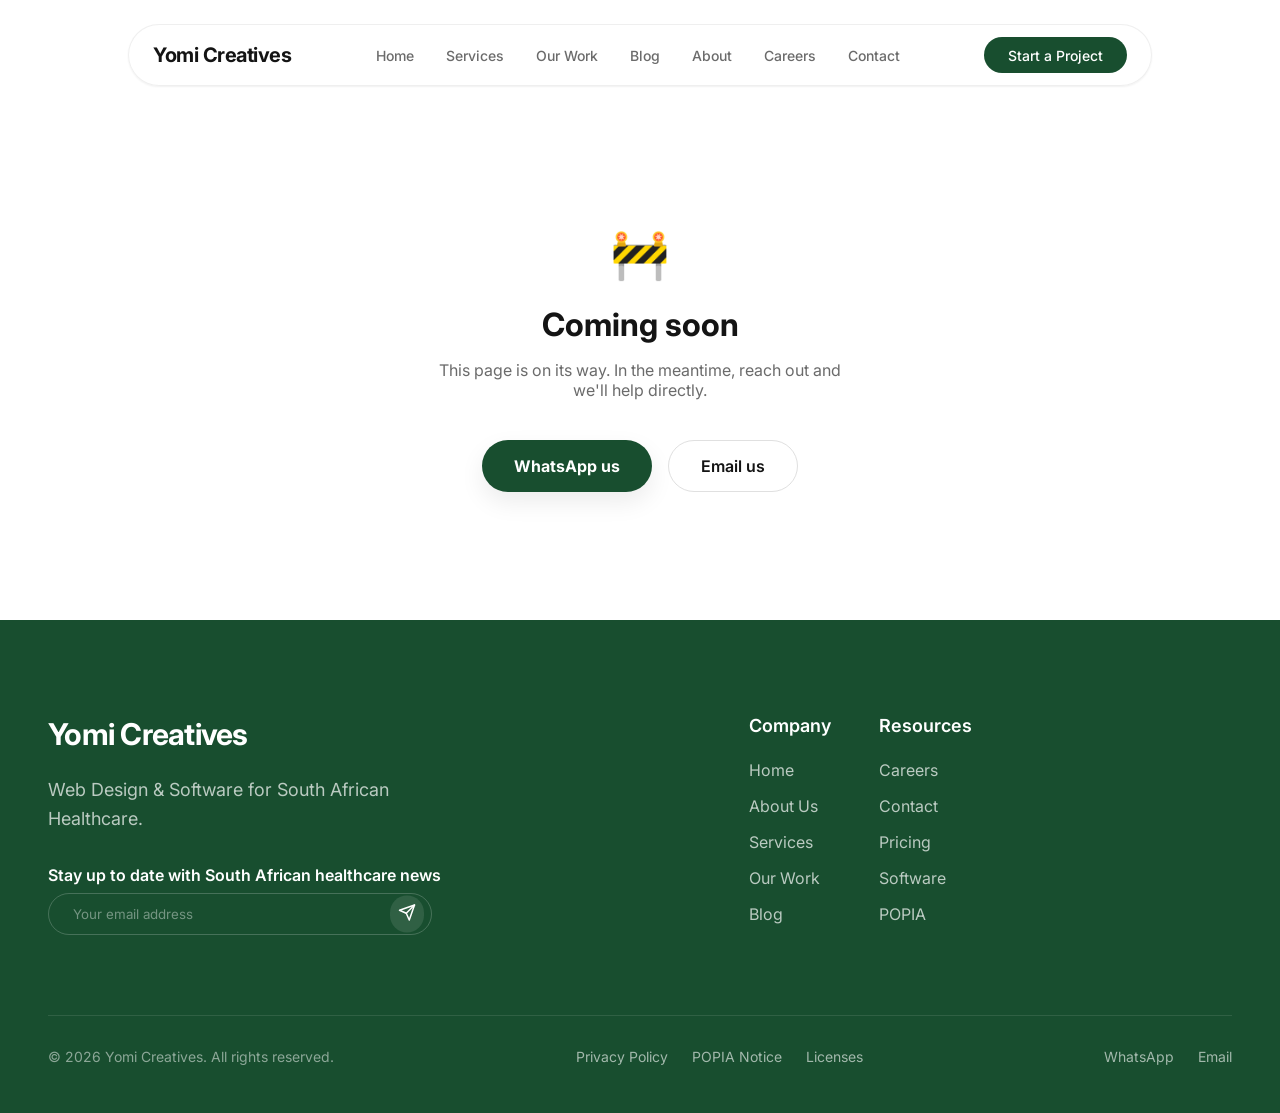
<file: comingsoon.html>
<!DOCTYPE html>
<html lang="en">
<head>
<meta charset="UTF-8">
<meta name="viewport" content="width=device-width, initial-scale=1.0">
<title>Coming Soon — Yomi Creatives</title>
<meta name="description" content="This page is coming soon.">
<link rel="icon" type="image/svg+xml" href="favicon.svg">
<link rel="preconnect" href="https://fonts.googleapis.com">
<link rel="preconnect" href="https://fonts.gstatic.com" crossorigin>
<link href="https://fonts.googleapis.com/css2?family=Inter:wght@400;500;600;700;800&display=swap" rel="stylesheet">
<link rel="stylesheet" href="styles.css">

</head>
<body>
<div style="display:flex;flex-direction:column;min-height:100vh">

  <header class="site-header">
    <div class="site-header-inner">
      <a href="index.html" class="logo">Yomi Creatives</a>
      <nav class="nav-desktop">
        <a href="index.html" class="">Home</a>
<a href="services.html" class="">Services</a>
<a href="clients.html" class="">Our Work</a>
<a href="blog.html" class="">Blog</a>
<a href="about.html" class="">About</a>
<a href="careers.html" class="">Careers</a>
<a href="contact.html" class="">Contact</a>
      </nav>
      <div class="nav-cta">
        <a href="contact.html">Start a Project</a>
      </div>
      <button class="menu-btn" aria-label="Menu">
        <svg class="icon-open" xmlns="http://www.w3.org/2000/svg" width="24" height="24" viewBox="0 0 24 24" fill="none" stroke="currentColor" stroke-width="2" stroke-linecap="round" stroke-linejoin="round"><line x1="4" x2="20" y1="12" y2="12"/><line x1="4" x2="20" y1="6" y2="6"/><line x1="4" x2="20" y1="18" y2="18"/></svg>
        <svg class="icon-close" style="display:none" xmlns="http://www.w3.org/2000/svg" width="24" height="24" viewBox="0 0 24 24" fill="none" stroke="currentColor" stroke-width="2" stroke-linecap="round" stroke-linejoin="round"><line x1="18" y1="6" x2="6" y2="18"/><line x1="6" y1="6" x2="18" y2="18"/></svg>
      </button>
    </div>
  </header>
  <div class="mobile-menu">
    <a href="index.html" class="">Home</a>
<a href="services.html" class="">Services</a>
<a href="clients.html" class="">Our Work</a>
<a href="blog.html" class="">Blog</a>
<a href="about.html" class="">About</a>
<a href="careers.html" class="">Careers</a>
<a href="contact.html" class="">Contact</a>
    <a href="contact.html" class="nav-cta-mobile">Start a Project</a>
  </div>

<main>

<div class="section" style="max-width:32rem;text-align:center;padding-top:8rem;padding-bottom:8rem">
  <div style="font-size:3rem;margin-bottom:1.5rem">🚧</div>
  <h1 style="font-size:2rem;font-weight:700;margin-bottom:1rem">Coming soon</h1>
  <p style="color:hsl(var(--muted-foreground));margin-bottom:2.5rem">This page is on its way. In the meantime, reach out and we'll help directly.</p>
  <div style="display:flex;gap:1rem;justify-content:center;flex-wrap:wrap">
    <a href="https://wa.me/27635355557?text=Hi%20Yomi%20Creatives%2C%20I%20have%20a%20question." target="_blank" rel="noopener" class="btn-primary">WhatsApp us</a>
    <a href="mailto:yomicreatives@gmail.com" class="btn-outline">Email us</a>
  </div>
</div>

</main>

  <footer class="site-footer">
    <div class="footer-inner">
      <div class="footer-grid">
        <div class="footer-col-5">
          <div>
            <div class="footer-brand">Yomi Creatives</div>
            <p class="footer-tagline">Web Design &amp; Software for South African Healthcare.</p>
          </div>
          <div>
            <p style="font-weight:600;margin-bottom:.5rem">Stay up to date with South African healthcare news</p>
            <form class="newsletter-form" action="mailto:yomicreatives@gmail.com" method="get">
              <input type="email" name="body" placeholder="Your email address" required />
              <button type="submit" aria-label="Subscribe">
                <svg xmlns="http://www.w3.org/2000/svg" width="18" height="18" viewBox="0 0 24 24" fill="none" stroke="currentColor" stroke-width="2" stroke-linecap="round" stroke-linejoin="round"><path d="m22 2-7 20-4-9-9-4Z"/><path d="M22 2 11 13"/></svg>
              </button>
            </form>
          </div>
        </div>
        <div class="footer-col-2 start8">
          <h4 class="footer-h4">Company</h4>
          <ul class="footer-links">
            <li><a href="index.html">Home</a></li>
            <li><a href="about.html">About Us</a></li>
            <li><a href="services.html">Services</a></li>
            <li><a href="clients.html">Our Work</a></li>
            <li><a href="blog.html">Blog</a></li>
          </ul>
        </div>
        <div class="footer-col-2">
          <h4 class="footer-h4">Resources</h4>
          <ul class="footer-links">
            <li><a href="careers.html">Careers</a></li>
            <li><a href="contact.html">Contact</a></li>
            <li><a href="comingsoon.html">Pricing</a></li>
            <li><a href="comingsoon.html">Software</a></li>
            <li><a href="comingsoon.html">POPIA</a></li>
          </ul>
        </div>
      </div>
      <div class="footer-rule"></div>
      <div class="footer-bottom">
        <p class="footer-copy">&copy; 2026 Yomi Creatives. All rights reserved.</p>
        <div class="footer-legal">
          <a href="comingsoon.html">Privacy Policy</a>
          <a href="comingsoon.html">POPIA Notice</a>
          <a href="comingsoon.html">Licenses</a>
        </div>
        <div class="footer-legal">
          <a href="https://wa.me/27635355557" target="_blank" rel="noopener" aria-label="WhatsApp">WhatsApp</a>
          <a href="mailto:yomicreatives@gmail.com" aria-label="Email">Email</a>
        </div>
      </div>
    </div>
  </footer>

</div>
<script src="script.js"></script>
</body>
</html>
</file>
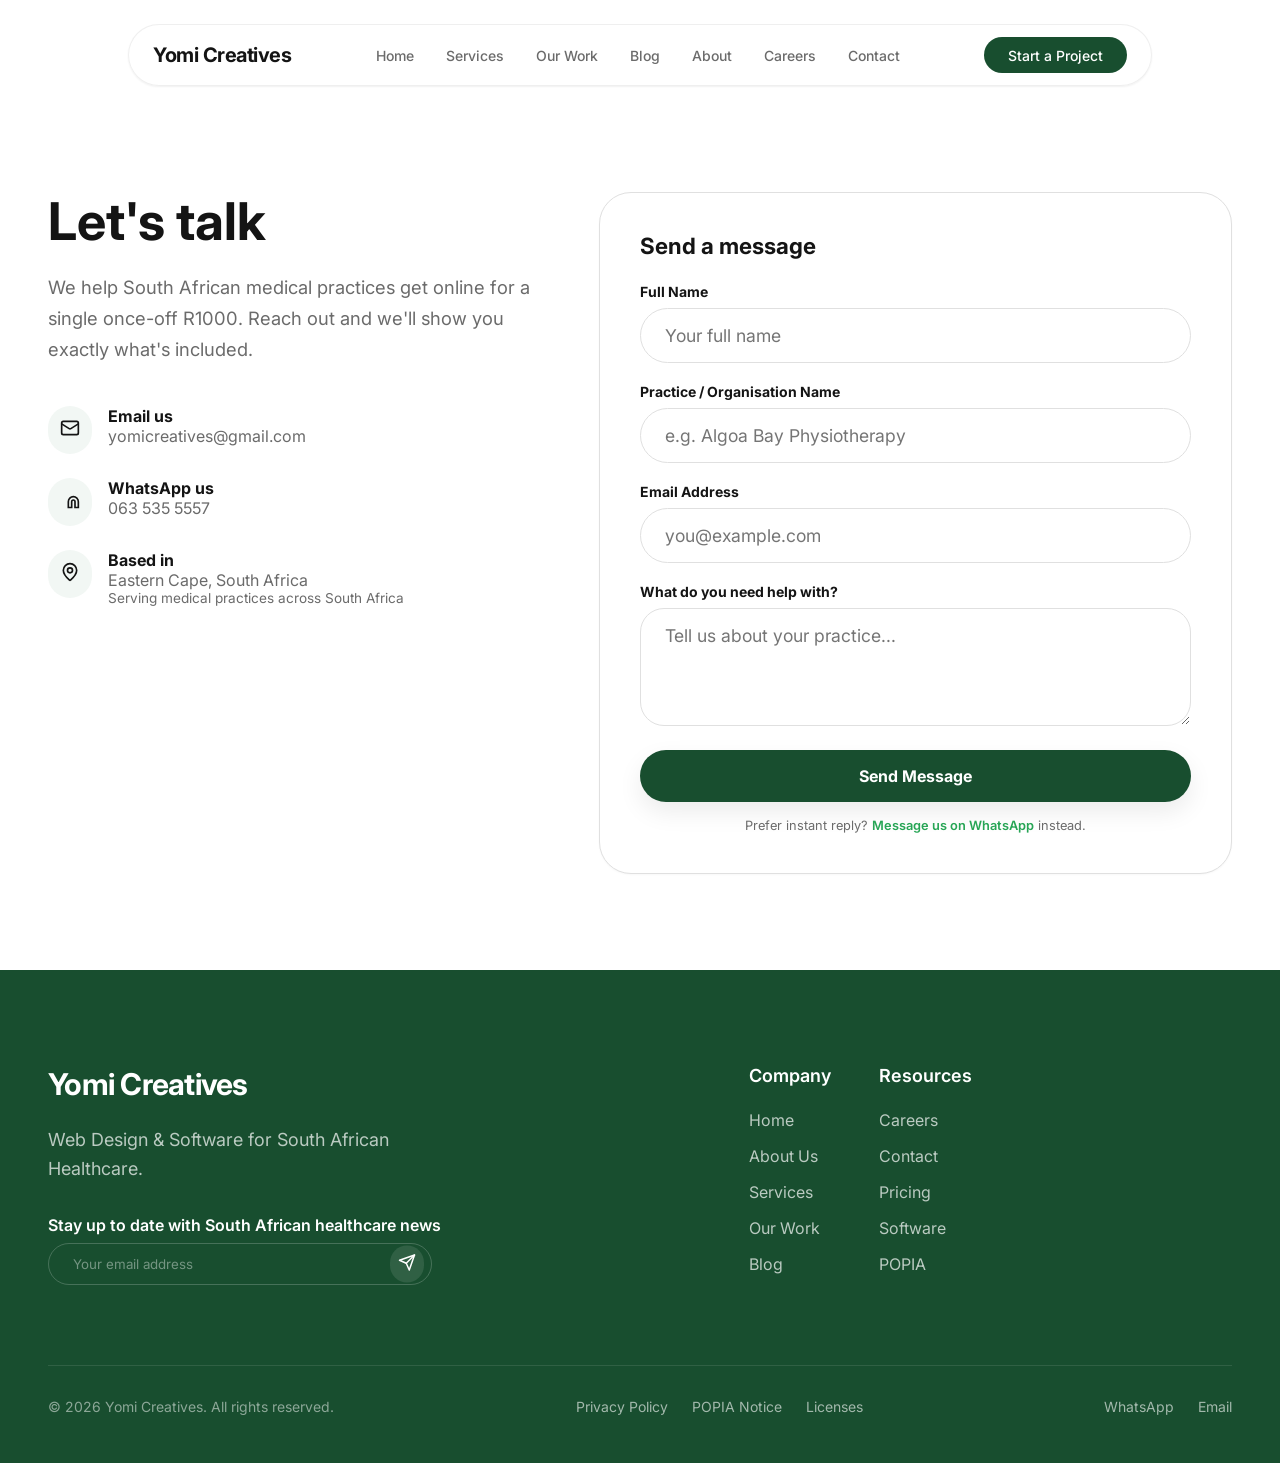
<file: contact.html>
<!DOCTYPE html>
<html lang="en">
<head>
<meta charset="UTF-8">
<meta name="viewport" content="width=device-width, initial-scale=1.0">
<title>Contact — Yomi Creatives</title>
<meta name="description" content="Get in touch with Yomi Creatives via email or WhatsApp to get your South African medical practice online.">
<link rel="icon" type="image/svg+xml" href="favicon.svg">
<link rel="preconnect" href="https://fonts.googleapis.com">
<link rel="preconnect" href="https://fonts.gstatic.com" crossorigin>
<link href="https://fonts.googleapis.com/css2?family=Inter:wght@400;500;600;700;800&display=swap" rel="stylesheet">
<link rel="stylesheet" href="styles.css">

</head>
<body>
<div style="display:flex;flex-direction:column;min-height:100vh">

  <header class="site-header">
    <div class="site-header-inner">
      <a href="index.html" class="logo">Yomi Creatives</a>
      <nav class="nav-desktop">
        <a href="index.html" class="">Home</a>
<a href="services.html" class="">Services</a>
<a href="clients.html" class="">Our Work</a>
<a href="blog.html" class="">Blog</a>
<a href="about.html" class="">About</a>
<a href="careers.html" class="">Careers</a>
<a href="contact.html" class="">Contact</a>
      </nav>
      <div class="nav-cta">
        <a href="contact.html">Start a Project</a>
      </div>
      <button class="menu-btn" aria-label="Menu">
        <svg class="icon-open" xmlns="http://www.w3.org/2000/svg" width="24" height="24" viewBox="0 0 24 24" fill="none" stroke="currentColor" stroke-width="2" stroke-linecap="round" stroke-linejoin="round"><line x1="4" x2="20" y1="12" y2="12"/><line x1="4" x2="20" y1="6" y2="6"/><line x1="4" x2="20" y1="18" y2="18"/></svg>
        <svg class="icon-close" style="display:none" xmlns="http://www.w3.org/2000/svg" width="24" height="24" viewBox="0 0 24 24" fill="none" stroke="currentColor" stroke-width="2" stroke-linecap="round" stroke-linejoin="round"><line x1="18" y1="6" x2="6" y2="18"/><line x1="6" y1="6" x2="18" y2="18"/></svg>
      </button>
    </div>
  </header>
  <div class="mobile-menu">
    <a href="index.html" class="">Home</a>
<a href="services.html" class="">Services</a>
<a href="clients.html" class="">Our Work</a>
<a href="blog.html" class="">Blog</a>
<a href="about.html" class="">About</a>
<a href="careers.html" class="">Careers</a>
<a href="contact.html" class="">Contact</a>
    <a href="contact.html" class="nav-cta-mobile">Start a Project</a>
  </div>

<main>

<div class="section">
  <div class="grid-2" style="grid-template-columns:1fr 1.3fr">
    <div>
      <h1 style="font-size:clamp(2.25rem,5vw,3.25rem);font-weight:700;margin-bottom:1.25rem">Let's talk</h1>
      <p style="font-size:1.15rem;color:hsl(var(--muted-foreground));line-height:1.7;margin-bottom:2.5rem">We help South African medical practices get online for a single once-off R1000. Reach out and we'll show you exactly what's included.</p>

      <div style="display:flex;flex-direction:column;gap:1.5rem">
        <a href="mailto:yomicreatives@gmail.com" style="display:flex;gap:1rem;align-items:flex-start">
          <div style="background:hsl(var(--secondary));padding:.75rem;border-radius:9999px;flex-shrink:0">
            <svg xmlns="http://www.w3.org/2000/svg" width="20" height="20" viewBox="0 0 24 24" fill="none" stroke="currentColor" stroke-width="2"><rect width="20" height="16" x="2" y="4" rx="2"/><path d="m22 7-8.991 5.727a2 2 0 0 1-2.009 0L2 7"/></svg>
          </div>
          <div>
            <p style="font-weight:700">Email us</p>
            <p style="color:hsl(var(--muted-foreground))">yomicreatives@gmail.com</p>
          </div>
        </a>
        <a href="https://wa.me/27635355557" target="_blank" rel="noopener" style="display:flex;gap:1rem;align-items:flex-start">
          <div style="background:hsl(var(--secondary));padding:.75rem;border-radius:9999px;flex-shrink:0">
            <svg xmlns="http://www.w3.org/2000/svg" width="20" height="20" viewBox="0 0 24 24" fill="none" stroke="currentColor" stroke-width="2"><path d="M16 8a6 6 0 0 1 6 6v7h-4v-7a2 2 0 0 0-2-2 2 2 0 0 0-2 2v7h-4v-7a6 6 0 0 1 6-6z"/></svg>
          </div>
          <div>
            <p style="font-weight:700">WhatsApp us</p>
            <p style="color:hsl(var(--muted-foreground))">063 535 5557</p>
          </div>
        </a>
        <div style="display:flex;gap:1rem;align-items:flex-start">
          <div style="background:hsl(var(--secondary));padding:.75rem;border-radius:9999px;flex-shrink:0">
            <svg xmlns="http://www.w3.org/2000/svg" width="20" height="20" viewBox="0 0 24 24" fill="none" stroke="currentColor" stroke-width="2"><path d="M20 10c0 4.993-5.539 10.193-7.399 11.799a1 1 0 0 1-1.202 0C9.539 20.193 4 14.993 4 10a8 8 0 0 1 16 0"/><circle cx="12" cy="10" r="3"/></svg>
          </div>
          <div>
            <p style="font-weight:700">Based in</p>
            <p style="color:hsl(var(--muted-foreground))">Eastern Cape, South Africa</p>
            <p style="color:hsl(var(--muted-foreground));font-size:.85rem">Serving medical practices across South Africa</p>
          </div>
        </div>
      </div>
    </div>

    <div class="card" style="padding:2.5rem">
      <h2 style="font-size:1.4rem;font-weight:700;margin-bottom:1.5rem">Send a message</h2>
      <form action="mailto:yomicreatives@gmail.com" method="get" style="display:flex;flex-direction:column;gap:1.25rem">
        <div>
          <label style="display:block;font-weight:700;font-size:.875rem;margin-bottom:.5rem">Full Name</label>
          <input type="text" required style="width:100%;border:1px solid hsl(var(--border));border-radius:9999px;padding:1rem 1.5rem;font-size:1.1rem" placeholder="Your full name">
        </div>
        <div>
          <label style="display:block;font-weight:700;font-size:.875rem;margin-bottom:.5rem">Practice / Organisation Name</label>
          <input type="text" style="width:100%;border:1px solid hsl(var(--border));border-radius:9999px;padding:1rem 1.5rem;font-size:1.1rem" placeholder="e.g. Algoa Bay Physiotherapy">
        </div>
        <div>
          <label style="display:block;font-weight:700;font-size:.875rem;margin-bottom:.5rem">Email Address</label>
          <input type="email" required style="width:100%;border:1px solid hsl(var(--border));border-radius:9999px;padding:1rem 1.5rem;font-size:1.1rem" placeholder="you@example.com">
        </div>
        <div>
          <label style="display:block;font-weight:700;font-size:.875rem;margin-bottom:.5rem">What do you need help with?</label>
          <textarea name="body" rows="4" style="width:100%;border:1px solid hsl(var(--border));border-radius:1.5rem;padding:1rem 1.5rem;font-size:1.1rem" placeholder="Tell us about your practice..."></textarea>
        </div>
        <button type="submit" class="btn-primary" style="justify-content:center;border:none;width:100%">Send Message</button>
      </form>
      <p style="font-size:.8rem;color:hsl(var(--muted-foreground));text-align:center;margin-top:1rem">Prefer instant reply? <a href="https://wa.me/27635355557?text=Hi%20Yomi%20Creatives%2C%20I%20would%20like%20to%20get%20in%20touch%20about%20my%20practice." target="_blank" rel="noopener" style="color:hsl(var(--accent));font-weight:600">Message us on WhatsApp</a> instead.</p>
    </div>
  </div>
</div>

</main>

  <footer class="site-footer">
    <div class="footer-inner">
      <div class="footer-grid">
        <div class="footer-col-5">
          <div>
            <div class="footer-brand">Yomi Creatives</div>
            <p class="footer-tagline">Web Design &amp; Software for South African Healthcare.</p>
          </div>
          <div>
            <p style="font-weight:600;margin-bottom:.5rem">Stay up to date with South African healthcare news</p>
            <form class="newsletter-form" action="mailto:yomicreatives@gmail.com" method="get">
              <input type="email" name="body" placeholder="Your email address" required />
              <button type="submit" aria-label="Subscribe">
                <svg xmlns="http://www.w3.org/2000/svg" width="18" height="18" viewBox="0 0 24 24" fill="none" stroke="currentColor" stroke-width="2" stroke-linecap="round" stroke-linejoin="round"><path d="m22 2-7 20-4-9-9-4Z"/><path d="M22 2 11 13"/></svg>
              </button>
            </form>
          </div>
        </div>
        <div class="footer-col-2 start8">
          <h4 class="footer-h4">Company</h4>
          <ul class="footer-links">
            <li><a href="index.html">Home</a></li>
            <li><a href="about.html">About Us</a></li>
            <li><a href="services.html">Services</a></li>
            <li><a href="clients.html">Our Work</a></li>
            <li><a href="blog.html">Blog</a></li>
          </ul>
        </div>
        <div class="footer-col-2">
          <h4 class="footer-h4">Resources</h4>
          <ul class="footer-links">
            <li><a href="careers.html">Careers</a></li>
            <li><a href="contact.html">Contact</a></li>
            <li><a href="comingsoon.html">Pricing</a></li>
            <li><a href="comingsoon.html">Software</a></li>
            <li><a href="comingsoon.html">POPIA</a></li>
          </ul>
        </div>
      </div>
      <div class="footer-rule"></div>
      <div class="footer-bottom">
        <p class="footer-copy">&copy; 2026 Yomi Creatives. All rights reserved.</p>
        <div class="footer-legal">
          <a href="comingsoon.html">Privacy Policy</a>
          <a href="comingsoon.html">POPIA Notice</a>
          <a href="comingsoon.html">Licenses</a>
        </div>
        <div class="footer-legal">
          <a href="https://wa.me/27635355557" target="_blank" rel="noopener" aria-label="WhatsApp">WhatsApp</a>
          <a href="mailto:yomicreatives@gmail.com" aria-label="Email">Email</a>
        </div>
      </div>
    </div>
  </footer>

</div>
<script src="script.js"></script>
</body>
</html>
</file>
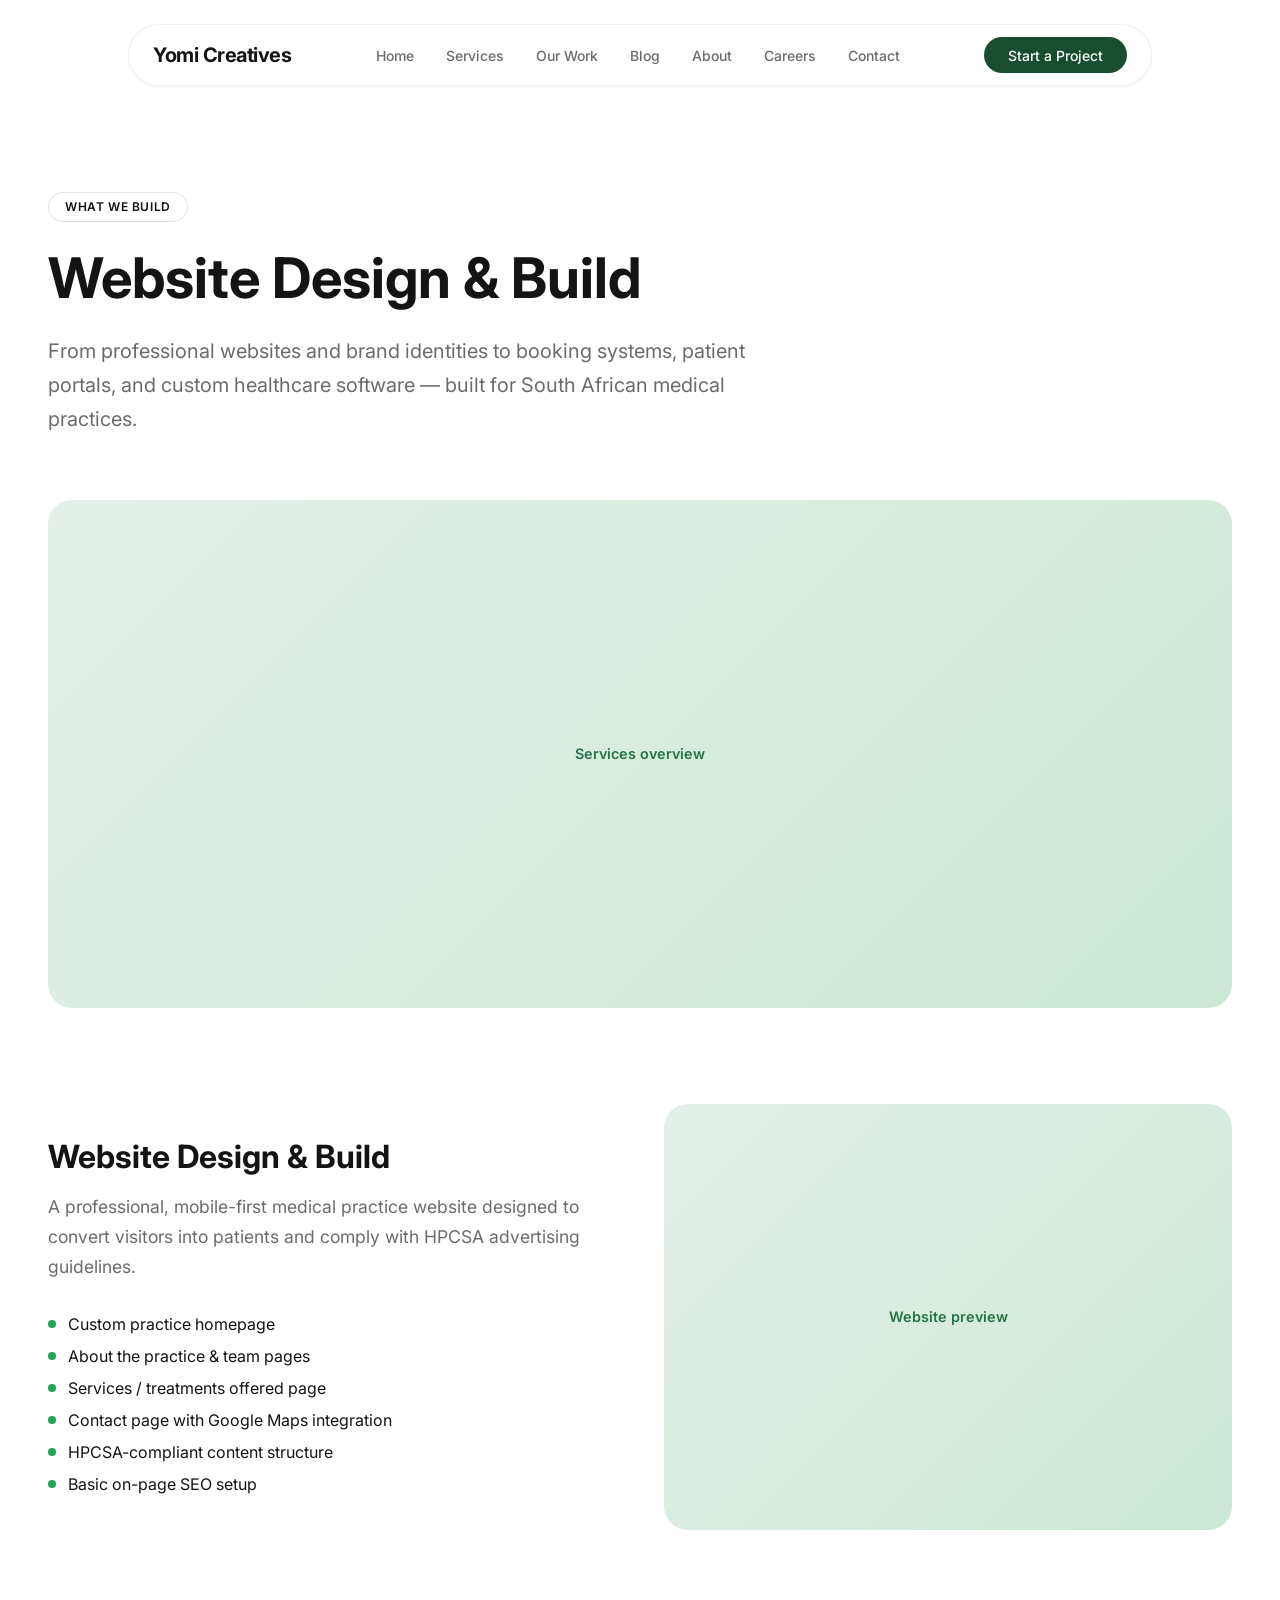
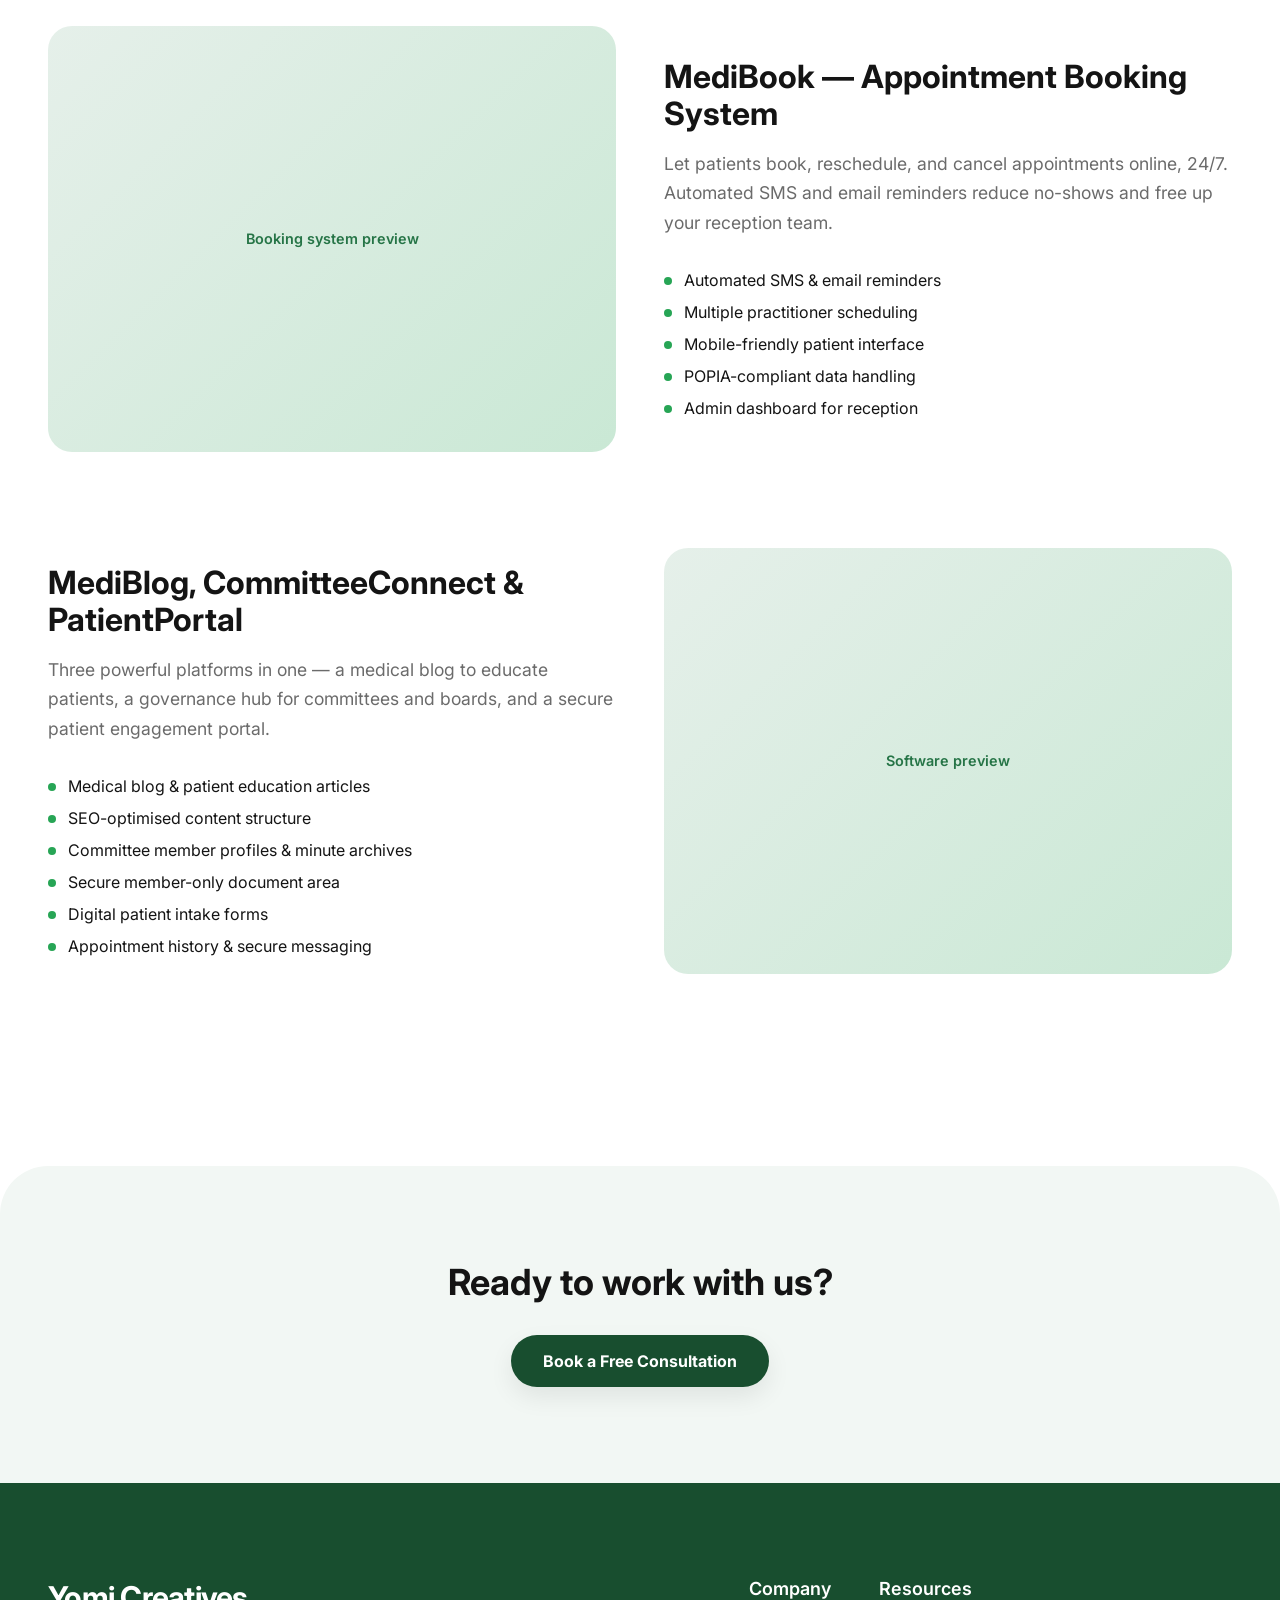
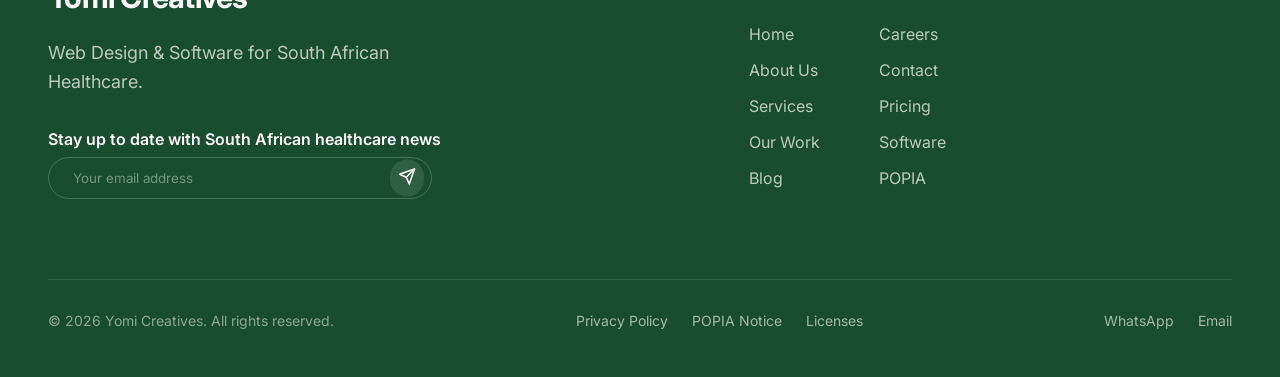
<file: services.html>
<!DOCTYPE html>
<html lang="en">
<head>
<meta charset="UTF-8">
<meta name="viewport" content="width=device-width, initial-scale=1.0">
<title>Services — Yomi Creatives</title>
<meta name="description" content="Website design, MediBook appointment booking, and custom healthcare software for South African medical practices.">
<link rel="icon" type="image/svg+xml" href="favicon.svg">
<link rel="preconnect" href="https://fonts.googleapis.com">
<link rel="preconnect" href="https://fonts.gstatic.com" crossorigin>
<link href="https://fonts.googleapis.com/css2?family=Inter:wght@400;500;600;700;800&display=swap" rel="stylesheet">
<link rel="stylesheet" href="styles.css">

</head>
<body>
<div style="display:flex;flex-direction:column;min-height:100vh">

  <header class="site-header">
    <div class="site-header-inner">
      <a href="index.html" class="logo">Yomi Creatives</a>
      <nav class="nav-desktop">
        <a href="index.html" class="">Home</a>
<a href="services.html" class="">Services</a>
<a href="clients.html" class="">Our Work</a>
<a href="blog.html" class="">Blog</a>
<a href="about.html" class="">About</a>
<a href="careers.html" class="">Careers</a>
<a href="contact.html" class="">Contact</a>
      </nav>
      <div class="nav-cta">
        <a href="contact.html">Start a Project</a>
      </div>
      <button class="menu-btn" aria-label="Menu">
        <svg class="icon-open" xmlns="http://www.w3.org/2000/svg" width="24" height="24" viewBox="0 0 24 24" fill="none" stroke="currentColor" stroke-width="2" stroke-linecap="round" stroke-linejoin="round"><line x1="4" x2="20" y1="12" y2="12"/><line x1="4" x2="20" y1="6" y2="6"/><line x1="4" x2="20" y1="18" y2="18"/></svg>
        <svg class="icon-close" style="display:none" xmlns="http://www.w3.org/2000/svg" width="24" height="24" viewBox="0 0 24 24" fill="none" stroke="currentColor" stroke-width="2" stroke-linecap="round" stroke-linejoin="round"><line x1="18" y1="6" x2="6" y2="18"/><line x1="6" y1="6" x2="18" y2="18"/></svg>
      </button>
    </div>
  </header>
  <div class="mobile-menu">
    <a href="index.html" class="">Home</a>
<a href="services.html" class="">Services</a>
<a href="clients.html" class="">Our Work</a>
<a href="blog.html" class="">Blog</a>
<a href="about.html" class="">About</a>
<a href="careers.html" class="">Careers</a>
<a href="contact.html" class="">Contact</a>
    <a href="contact.html" class="nav-cta-mobile">Start a Project</a>
  </div>

<main>

<div class="section">
  <div style="max-width:48rem;margin-bottom:4rem">
    <span class="pill">What we build</span>
    <h1 style="font-size:clamp(2.25rem,5vw,3.5rem);font-weight:700;margin-bottom:1.5rem;line-height:1.15">Website Design &amp; Build</h1>
    <p style="font-size:1.25rem;color:hsl(var(--muted-foreground));line-height:1.7">From professional websites and brand identities to booking systems, patient portals, and custom healthcare software — built for South African medical practices.</p>
  </div>
  <div class="placeholder-img " style="aspect-ratio:21/9;border-radius:1.5rem">Services overview</div>
</div>

<style>
@media(min-width:1024px){
  .services-row{flex-direction:row !important}
}
</style>

<div class="section" style="padding-top:0">
  
    <div style="display:flex;flex-direction:column;gap:3rem;align-items:center;margin-bottom:6rem" class="services-row">
      
      <div style="flex:1">
        <h2 style="font-size:2rem;font-weight:700;margin-bottom:1rem">Website Design & Build</h2>
        <p style="color:hsl(var(--muted-foreground));font-size:1.1rem;line-height:1.7;margin-bottom:2rem">A professional, mobile-first medical practice website designed to convert visitors into patients and comply with HPCSA advertising guidelines.</p>
        <ul style="display:flex;flex-direction:column;gap:.75rem">
          <li style="display:flex;gap:.75rem;align-items:flex-start"><span style="margin-top:.4rem;width:.5rem;height:.5rem;border-radius:9999px;background:hsl(var(--accent));flex-shrink:0"></span><span>Custom practice homepage</span></li><li style="display:flex;gap:.75rem;align-items:flex-start"><span style="margin-top:.4rem;width:.5rem;height:.5rem;border-radius:9999px;background:hsl(var(--accent));flex-shrink:0"></span><span>About the practice & team pages</span></li><li style="display:flex;gap:.75rem;align-items:flex-start"><span style="margin-top:.4rem;width:.5rem;height:.5rem;border-radius:9999px;background:hsl(var(--accent));flex-shrink:0"></span><span>Services / treatments offered page</span></li><li style="display:flex;gap:.75rem;align-items:flex-start"><span style="margin-top:.4rem;width:.5rem;height:.5rem;border-radius:9999px;background:hsl(var(--accent));flex-shrink:0"></span><span>Contact page with Google Maps integration</span></li><li style="display:flex;gap:.75rem;align-items:flex-start"><span style="margin-top:.4rem;width:.5rem;height:.5rem;border-radius:9999px;background:hsl(var(--accent));flex-shrink:0"></span><span>HPCSA-compliant content structure</span></li><li style="display:flex;gap:.75rem;align-items:flex-start"><span style="margin-top:.4rem;width:.5rem;height:.5rem;border-radius:9999px;background:hsl(var(--accent));flex-shrink:0"></span><span>Basic on-page SEO setup</span></li>
        </ul>
      </div><div style="flex:1"><div class="placeholder-img " style="aspect-ratio:4/3;border-radius:1.5rem">Website preview</div></div>
    </div>
    <div style="display:flex;flex-direction:column;gap:3rem;align-items:center;margin-bottom:6rem" class="services-row">
      <div style="flex:1"><div class="placeholder-img " style="aspect-ratio:4/3;border-radius:1.5rem">Booking system preview</div></div>
      <div style="flex:1">
        <h2 style="font-size:2rem;font-weight:700;margin-bottom:1rem">MediBook — Appointment Booking System</h2>
        <p style="color:hsl(var(--muted-foreground));font-size:1.1rem;line-height:1.7;margin-bottom:2rem">Let patients book, reschedule, and cancel appointments online, 24/7. Automated SMS and email reminders reduce no-shows and free up your reception team.</p>
        <ul style="display:flex;flex-direction:column;gap:.75rem">
          <li style="display:flex;gap:.75rem;align-items:flex-start"><span style="margin-top:.4rem;width:.5rem;height:.5rem;border-radius:9999px;background:hsl(var(--accent));flex-shrink:0"></span><span>Automated SMS & email reminders</span></li><li style="display:flex;gap:.75rem;align-items:flex-start"><span style="margin-top:.4rem;width:.5rem;height:.5rem;border-radius:9999px;background:hsl(var(--accent));flex-shrink:0"></span><span>Multiple practitioner scheduling</span></li><li style="display:flex;gap:.75rem;align-items:flex-start"><span style="margin-top:.4rem;width:.5rem;height:.5rem;border-radius:9999px;background:hsl(var(--accent));flex-shrink:0"></span><span>Mobile-friendly patient interface</span></li><li style="display:flex;gap:.75rem;align-items:flex-start"><span style="margin-top:.4rem;width:.5rem;height:.5rem;border-radius:9999px;background:hsl(var(--accent));flex-shrink:0"></span><span>POPIA-compliant data handling</span></li><li style="display:flex;gap:.75rem;align-items:flex-start"><span style="margin-top:.4rem;width:.5rem;height:.5rem;border-radius:9999px;background:hsl(var(--accent));flex-shrink:0"></span><span>Admin dashboard for reception</span></li>
        </ul>
      </div>
    </div>
    <div style="display:flex;flex-direction:column;gap:3rem;align-items:center;margin-bottom:6rem" class="services-row">
      
      <div style="flex:1">
        <h2 style="font-size:2rem;font-weight:700;margin-bottom:1rem">MediBlog, CommitteeConnect & PatientPortal</h2>
        <p style="color:hsl(var(--muted-foreground));font-size:1.1rem;line-height:1.7;margin-bottom:2rem">Three powerful platforms in one — a medical blog to educate patients, a governance hub for committees and boards, and a secure patient engagement portal.</p>
        <ul style="display:flex;flex-direction:column;gap:.75rem">
          <li style="display:flex;gap:.75rem;align-items:flex-start"><span style="margin-top:.4rem;width:.5rem;height:.5rem;border-radius:9999px;background:hsl(var(--accent));flex-shrink:0"></span><span>Medical blog & patient education articles</span></li><li style="display:flex;gap:.75rem;align-items:flex-start"><span style="margin-top:.4rem;width:.5rem;height:.5rem;border-radius:9999px;background:hsl(var(--accent));flex-shrink:0"></span><span>SEO-optimised content structure</span></li><li style="display:flex;gap:.75rem;align-items:flex-start"><span style="margin-top:.4rem;width:.5rem;height:.5rem;border-radius:9999px;background:hsl(var(--accent));flex-shrink:0"></span><span>Committee member profiles & minute archives</span></li><li style="display:flex;gap:.75rem;align-items:flex-start"><span style="margin-top:.4rem;width:.5rem;height:.5rem;border-radius:9999px;background:hsl(var(--accent));flex-shrink:0"></span><span>Secure member-only document area</span></li><li style="display:flex;gap:.75rem;align-items:flex-start"><span style="margin-top:.4rem;width:.5rem;height:.5rem;border-radius:9999px;background:hsl(var(--accent));flex-shrink:0"></span><span>Digital patient intake forms</span></li><li style="display:flex;gap:.75rem;align-items:flex-start"><span style="margin-top:.4rem;width:.5rem;height:.5rem;border-radius:9999px;background:hsl(var(--accent));flex-shrink:0"></span><span>Appointment history & secure messaging</span></li>
        </ul>
      </div><div style="flex:1"><div class="placeholder-img " style="aspect-ratio:4/3;border-radius:1.5rem">Software preview</div></div>
    </div>
</div>

<section style="background:hsl(var(--secondary));padding:6rem 1.5rem;text-align:center;border-radius:3rem 3rem 0 0">
  <h2 style="font-size:clamp(1.75rem,3vw,2.25rem);font-weight:700;margin-bottom:2rem">Ready to work with us?</h2>
  <a href="https://wa.me/27635355557?text=Hi%20Yomi%20Creatives%2C%20I%20would%20like%20to%20book%20a%20free%20consultation." target="_blank" rel="noopener" class="btn-primary">Book a Free Consultation</a>
</section>

</main>

  <footer class="site-footer">
    <div class="footer-inner">
      <div class="footer-grid">
        <div class="footer-col-5">
          <div>
            <div class="footer-brand">Yomi Creatives</div>
            <p class="footer-tagline">Web Design &amp; Software for South African Healthcare.</p>
          </div>
          <div>
            <p style="font-weight:600;margin-bottom:.5rem">Stay up to date with South African healthcare news</p>
            <form class="newsletter-form" action="mailto:yomicreatives@gmail.com" method="get">
              <input type="email" name="body" placeholder="Your email address" required />
              <button type="submit" aria-label="Subscribe">
                <svg xmlns="http://www.w3.org/2000/svg" width="18" height="18" viewBox="0 0 24 24" fill="none" stroke="currentColor" stroke-width="2" stroke-linecap="round" stroke-linejoin="round"><path d="m22 2-7 20-4-9-9-4Z"/><path d="M22 2 11 13"/></svg>
              </button>
            </form>
          </div>
        </div>
        <div class="footer-col-2 start8">
          <h4 class="footer-h4">Company</h4>
          <ul class="footer-links">
            <li><a href="index.html">Home</a></li>
            <li><a href="about.html">About Us</a></li>
            <li><a href="services.html">Services</a></li>
            <li><a href="clients.html">Our Work</a></li>
            <li><a href="blog.html">Blog</a></li>
          </ul>
        </div>
        <div class="footer-col-2">
          <h4 class="footer-h4">Resources</h4>
          <ul class="footer-links">
            <li><a href="careers.html">Careers</a></li>
            <li><a href="contact.html">Contact</a></li>
            <li><a href="comingsoon.html">Pricing</a></li>
            <li><a href="comingsoon.html">Software</a></li>
            <li><a href="comingsoon.html">POPIA</a></li>
          </ul>
        </div>
      </div>
      <div class="footer-rule"></div>
      <div class="footer-bottom">
        <p class="footer-copy">&copy; 2026 Yomi Creatives. All rights reserved.</p>
        <div class="footer-legal">
          <a href="comingsoon.html">Privacy Policy</a>
          <a href="comingsoon.html">POPIA Notice</a>
          <a href="comingsoon.html">Licenses</a>
        </div>
        <div class="footer-legal">
          <a href="https://wa.me/27635355557" target="_blank" rel="noopener" aria-label="WhatsApp">WhatsApp</a>
          <a href="mailto:yomicreatives@gmail.com" aria-label="Email">Email</a>
        </div>
      </div>
    </div>
  </footer>

</div>
<script src="script.js"></script>
</body>
</html>
</file>
<file: styles.css>
:root{
  --background:0 0% 100%;
  --foreground:0 0% 8%;
  --card:0 0% 100%;
  --card-foreground:0 0% 8%;
  --border:0 0% 88%;
  --input:0 0% 82%;
  --primary:145 52% 20%;
  --primary-foreground:0 0% 100%;
  --secondary:145 25% 96%;
  --secondary-foreground:0 0% 8%;
  --muted:0 0% 97%;
  --muted-foreground:0 0% 42%;
  --accent:142 62% 40%;
  --accent-foreground:0 0% 100%;
  --radius:.75rem;
}
*{box-sizing:border-box}
html{scroll-behavior:smooth}
body{
  margin:0;
  font-family:'Inter',sans-serif;
  background:hsl(var(--background));
  color:hsl(var(--foreground));
  -webkit-font-smoothing:antialiased;
}
a{text-decoration:none;color:inherit}
img{max-width:100%;display:block}
ul{list-style:none;margin:0;padding:0}
button{font-family:inherit;cursor:pointer}
input,textarea,select{font-family:inherit}

.placeholder-img{
  background:linear-gradient(135deg, hsl(145 25% 92%), hsl(142 40% 85%));
  display:flex;align-items:center;justify-content:center;
  color:hsl(145 52% 30%);
  font-weight:600;
  font-size:.9rem;
  text-align:center;
  padding:1rem;
}

/* Header */
.site-header{position:fixed;top:0;left:0;right:0;z-index:50;display:flex;justify-content:center;padding:1.5rem 1rem 0;transition:all .3s}
.site-header-inner{display:flex;align-items:center;justify-content:space-between;padding:.75rem 1.5rem;border-radius:9999px;width:100%;max-width:64rem;background:hsl(var(--background)/0.9);backdrop-filter:blur(8px);box-shadow:0 1px 2px rgba(0,0,0,.05);border:1px solid hsl(var(--border)/.5);}
.logo{font-weight:700;font-size:1.25rem;letter-spacing:-.025em;color:hsl(var(--foreground));display:flex;align-items:center;gap:.25rem}
.nav-desktop{display:none;align-items:center;gap:2rem}
.nav-desktop a{font-size:.875rem;font-weight:500;color:hsl(var(--muted-foreground));transition:color .2s}
.nav-desktop a:hover,.nav-desktop a.active{color:hsl(var(--foreground))}
.nav-cta{display:none}
.nav-cta a{background:hsl(var(--primary));color:hsl(var(--primary-foreground));padding:.6rem 1.5rem;border-radius:9999px;font-size:.875rem;font-weight:500;transition:background .2s}
.nav-cta a:hover{background:hsl(var(--primary)/.9)}
.menu-btn{display:block;background:none;border:none;padding:.5rem;color:hsl(var(--foreground))}
@media(min-width:768px){
  .nav-desktop{display:flex}
  .nav-cta{display:flex}
  .menu-btn{display:none}
}
.mobile-menu{position:fixed;inset:0;z-index:40;background:hsl(var(--background));display:none;flex-direction:column;align-items:center;justify-content:center;padding:5rem 1.5rem 1.5rem;gap:1.5rem}
.mobile-menu.open{display:flex}
.mobile-menu a{font-size:1.25rem;font-weight:500;color:hsl(var(--muted-foreground))}
.mobile-menu a.active{color:hsl(var(--foreground))}
.mobile-menu .nav-cta-mobile{background:hsl(var(--primary));color:#fff;padding:.85rem 2rem;border-radius:9999px;font-size:1.1rem;font-weight:500;margin-top:.5rem;width:100%;text-align:center}

main{flex:1;display:flex;flex-direction:column;padding-top:6rem}
.wrap{max-width:80rem;margin:0 auto;width:100%;padding:0 1.5rem}
@media(min-width:768px){.wrap{padding:0 3rem}}

/* Footer */
.site-footer{background:hsl(var(--primary));color:hsl(var(--primary-foreground));padding:6rem 1.5rem 3rem;width:100%;margin-top:auto}
@media(min-width:768px){.site-footer{padding:6rem 3rem 3rem}}
.footer-inner{max-width:80rem;margin:0 auto}
.footer-grid{display:grid;grid-template-columns:1fr;gap:3rem;margin-bottom:5rem}
@media(min-width:768px){.footer-grid{grid-template-columns:repeat(12,1fr)}}
.footer-col-5{grid-column:span 1}
@media(min-width:768px){.footer-col-5{grid-column:span 5}}
.footer-col-2{grid-column:span 1}
@media(min-width:768px){.footer-col-2{grid-column:span 2}.footer-col-2.start8{grid-column-start:8}}
.footer-brand{font-weight:700;font-size:1.875rem;letter-spacing:-.025em;margin-bottom:1.5rem}
.footer-tagline{color:hsl(var(--primary-foreground)/.7);font-size:1.125rem;max-width:24rem;margin-bottom:2rem;line-height:1.6}
.footer-h4{font-weight:600;margin-bottom:1.5rem;font-size:1.125rem}
.footer-links{display:flex;flex-direction:column;gap:1rem;color:hsl(var(--primary-foreground)/.7)}
.footer-links a:hover{color:hsl(var(--accent))}
.footer-rule{height:1px;width:100%;background:hsl(var(--primary-foreground)/.1);margin-bottom:2rem}
.footer-bottom{display:flex;flex-direction:column;align-items:center;justify-content:space-between;gap:1.5rem;text-align:center}
@media(min-width:768px){.footer-bottom{flex-direction:row;text-align:left}}
.footer-copy{color:hsl(var(--primary-foreground)/.5);font-size:.875rem}
.footer-legal{display:flex;align-items:center;gap:1.5rem;color:hsl(var(--primary-foreground)/.6);font-size:.875rem}
.footer-legal a:hover{color:hsl(var(--primary-foreground))}
.newsletter-form{display:flex;width:100%;max-width:24rem;position:relative}
.newsletter-form input{background:transparent;border:1px solid hsl(var(--primary-foreground)/.2);border-radius:9999px;padding:.75rem 1.5rem;width:100%;color:#fff}
.newsletter-form input::placeholder{color:hsl(var(--primary-foreground)/.4)}
.newsletter-form button{position:absolute;right:.5rem;top:50%;transform:translateY(-50%);padding:.5rem;background:hsl(var(--primary-foreground)/.1);border:none;border-radius:9999px;color:#fff}

/* Buttons */
.btn-primary{background:hsl(var(--primary));color:hsl(var(--primary-foreground));padding:1rem 2rem;border-radius:9999px;font-weight:700;font-size:1rem;display:inline-flex;align-items:center;gap:.5rem;box-shadow:0 10px 25px rgba(0,0,0,.08);transition:box-shadow .2s;border:none}
.btn-primary:hover{box-shadow:0 15px 30px rgba(0,0,0,.12)}
.btn-accent{background:hsl(var(--accent));color:#fff;padding:1rem 2rem;border-radius:9999px;font-weight:700;display:inline-flex;align-items:center;gap:.5rem}
.btn-accent:hover{background:hsl(var(--accent)/.9)}
.btn-outline{border:1px solid hsl(var(--border));padding:.9rem 2rem;border-radius:9999px;font-weight:600;display:inline-flex;align-items:center;gap:.5rem}
.btn-white{background:hsl(var(--primary-foreground));color:hsl(var(--primary));padding:1rem 2rem;border-radius:9999px;font-weight:700;display:inline-flex;align-items:center;gap:.5rem}

.pill{display:inline-block;border:1px solid hsl(var(--border));padding:.4rem 1rem;border-radius:9999px;font-size:.75rem;font-weight:600;text-transform:uppercase;letter-spacing:.05em;margin-bottom:1.5rem}
.card{background:#fff;border:1px solid hsl(var(--border));border-radius:2rem;overflow:hidden;box-shadow:0 1px 2px rgba(0,0,0,.03)}
.section{padding:6rem 1.5rem;max-width:80rem;margin:0 auto;width:100%}
@media(min-width:768px){.section{padding:6rem 3rem}}
.grid-2{display:grid;grid-template-columns:1fr;gap:4rem}
@media(min-width:1024px){.grid-2{grid-template-columns:1fr 1fr}}
.grid-3{display:grid;grid-template-columns:1fr;gap:2rem}
@media(min-width:768px){.grid-3{grid-template-columns:repeat(3,1fr)}}
h1,h2,h3,h4{margin:0;line-height:1.15}
p{margin:0}

.floating-badge{position:absolute;background:#fff;box-shadow:0 15px 30px rgba(0,0,0,.08);border-radius:9999px;padding:.5rem 1rem;font-size:.875rem;font-weight:500;border:1px solid hsl(var(--border));white-space:nowrap}

.stat-block{text-align:center}
.stat-num{font-size:2.5rem;font-weight:700;color:hsl(var(--accent))}
.stat-label{color:hsl(var(--muted-foreground));font-size:.9rem;margin-top:.25rem}
</file>
